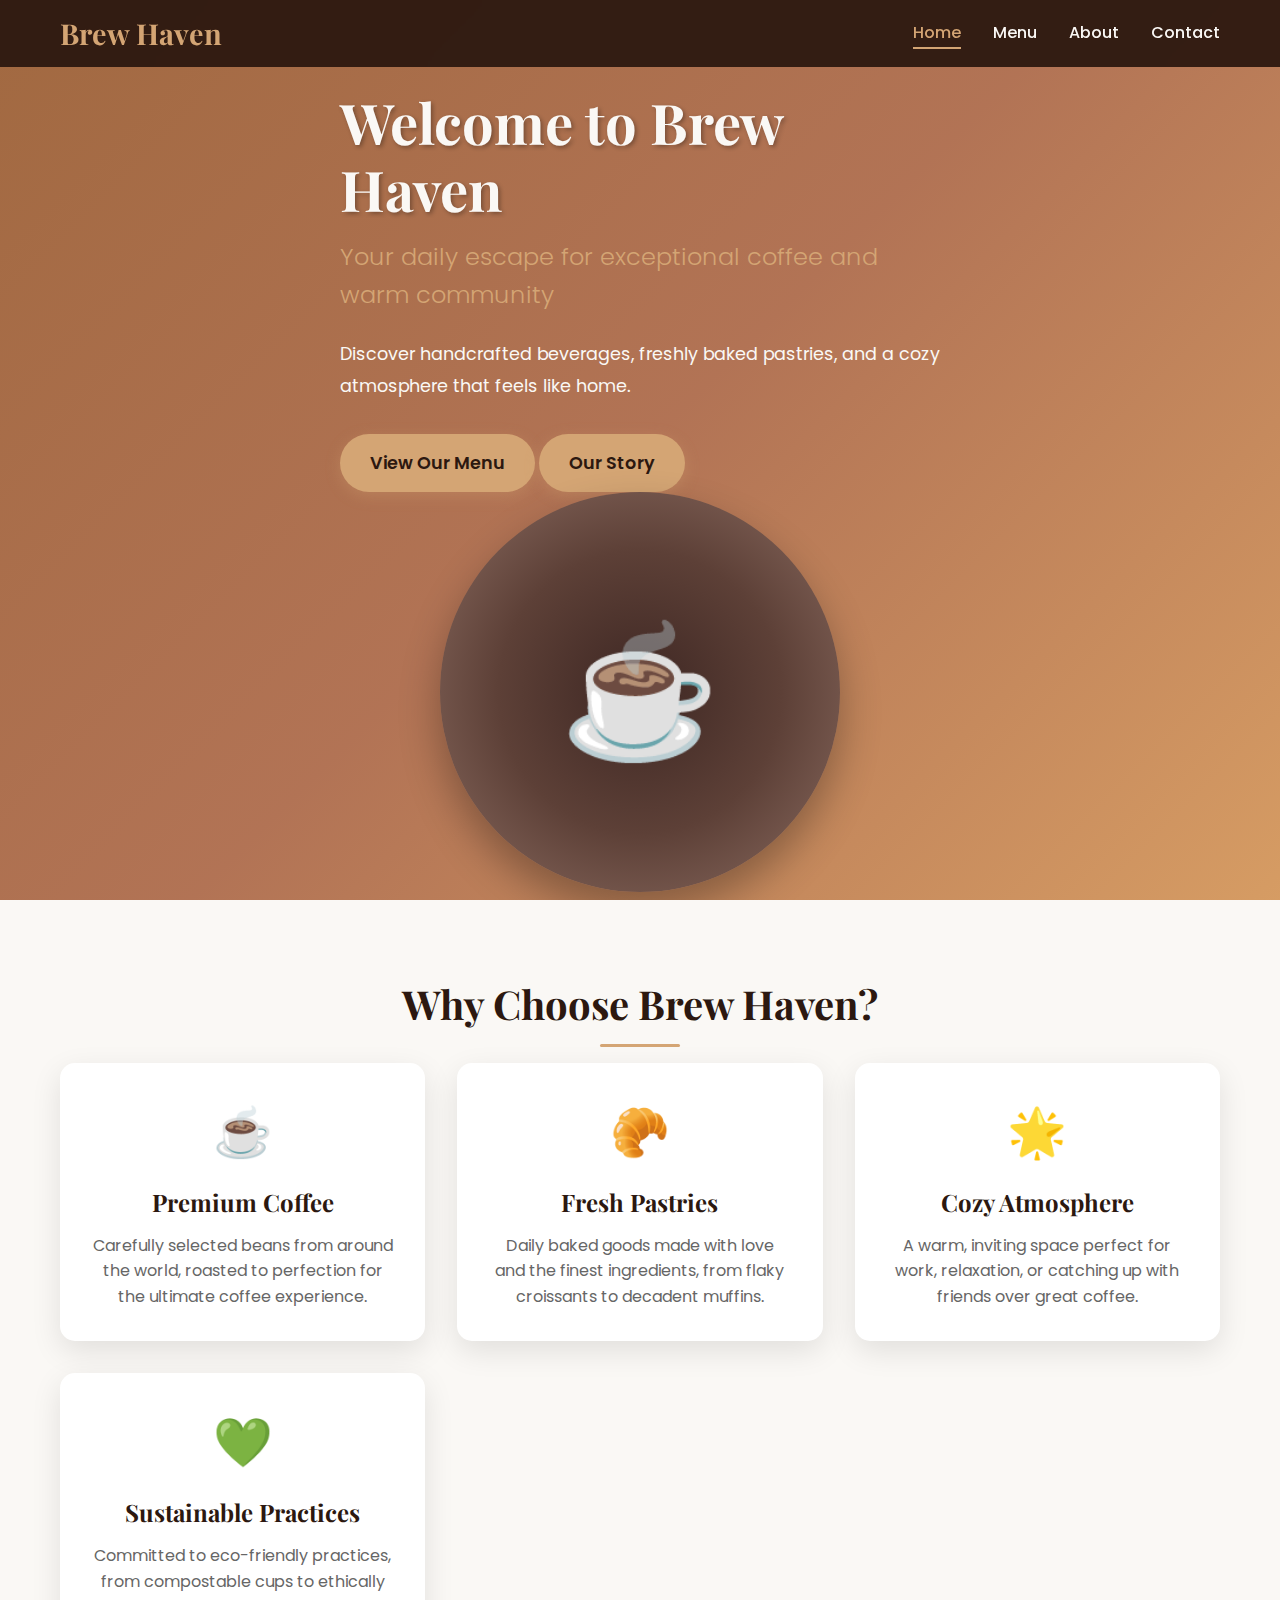
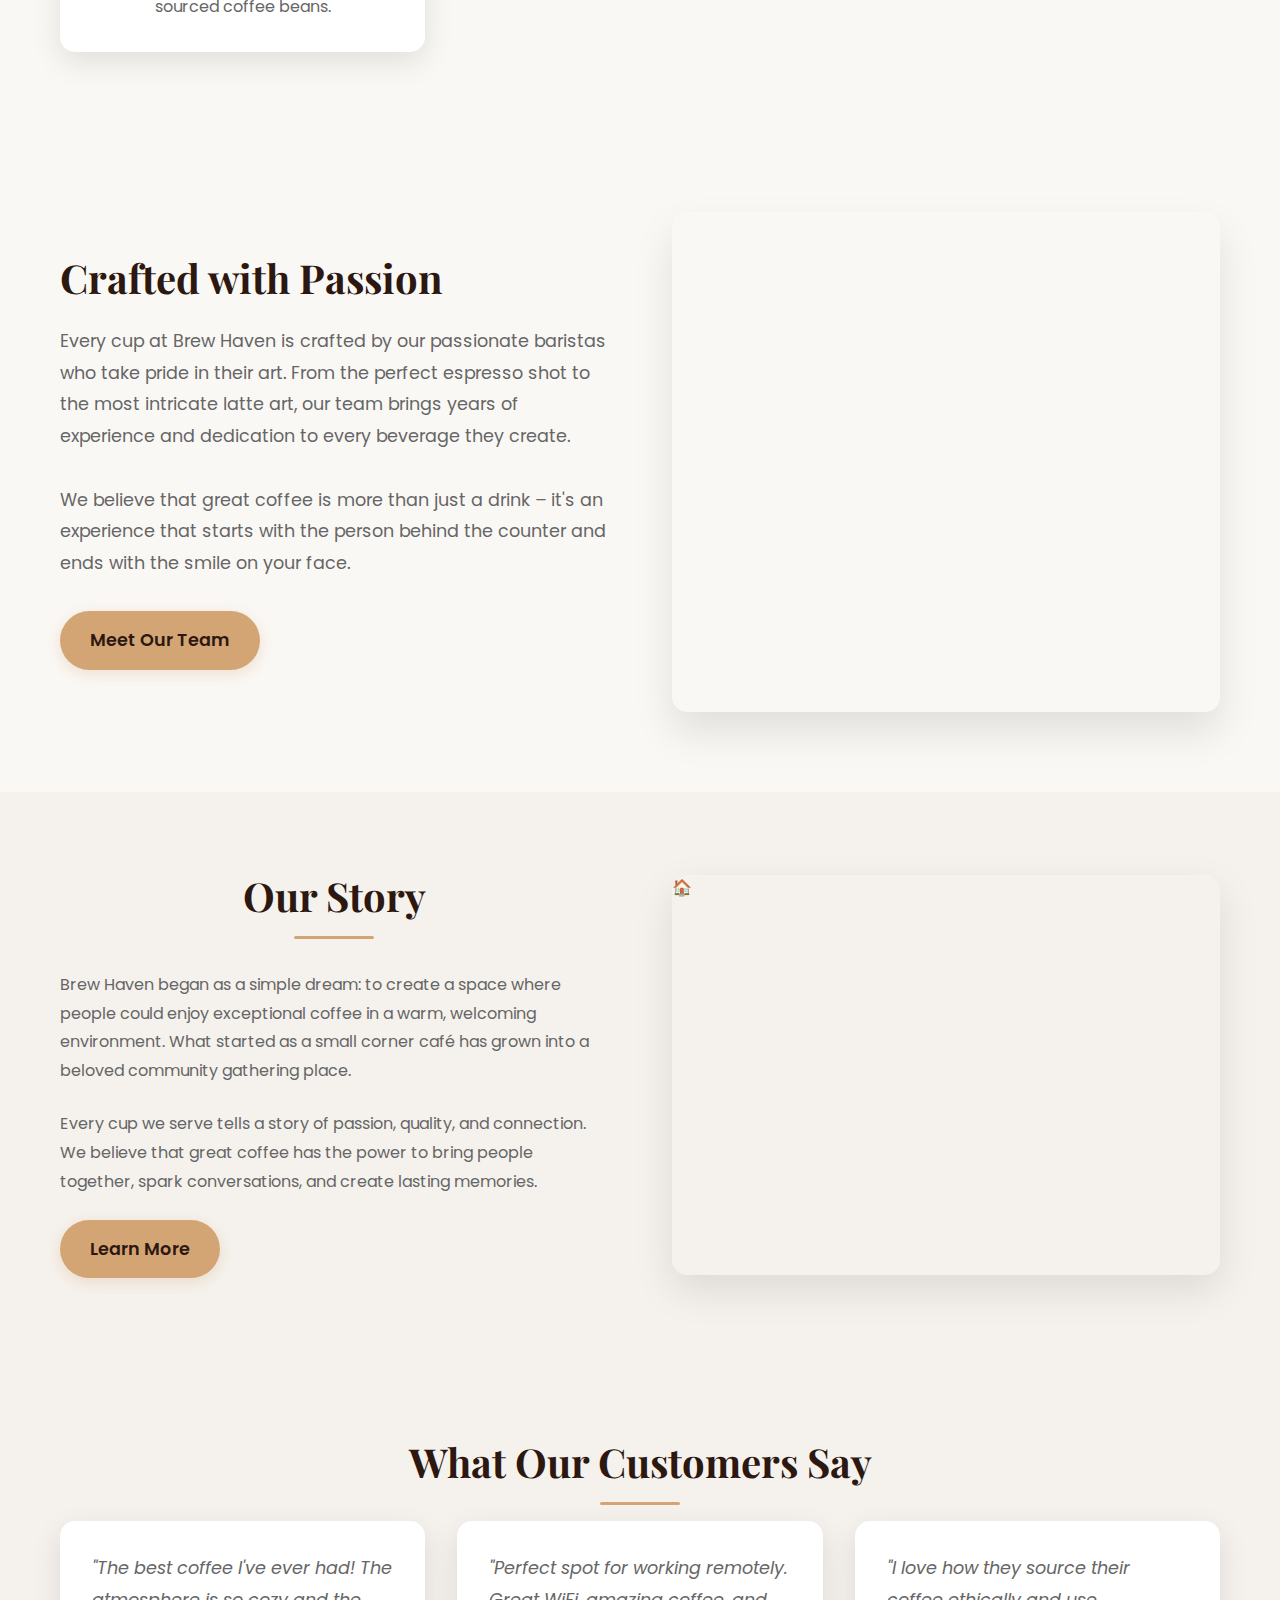
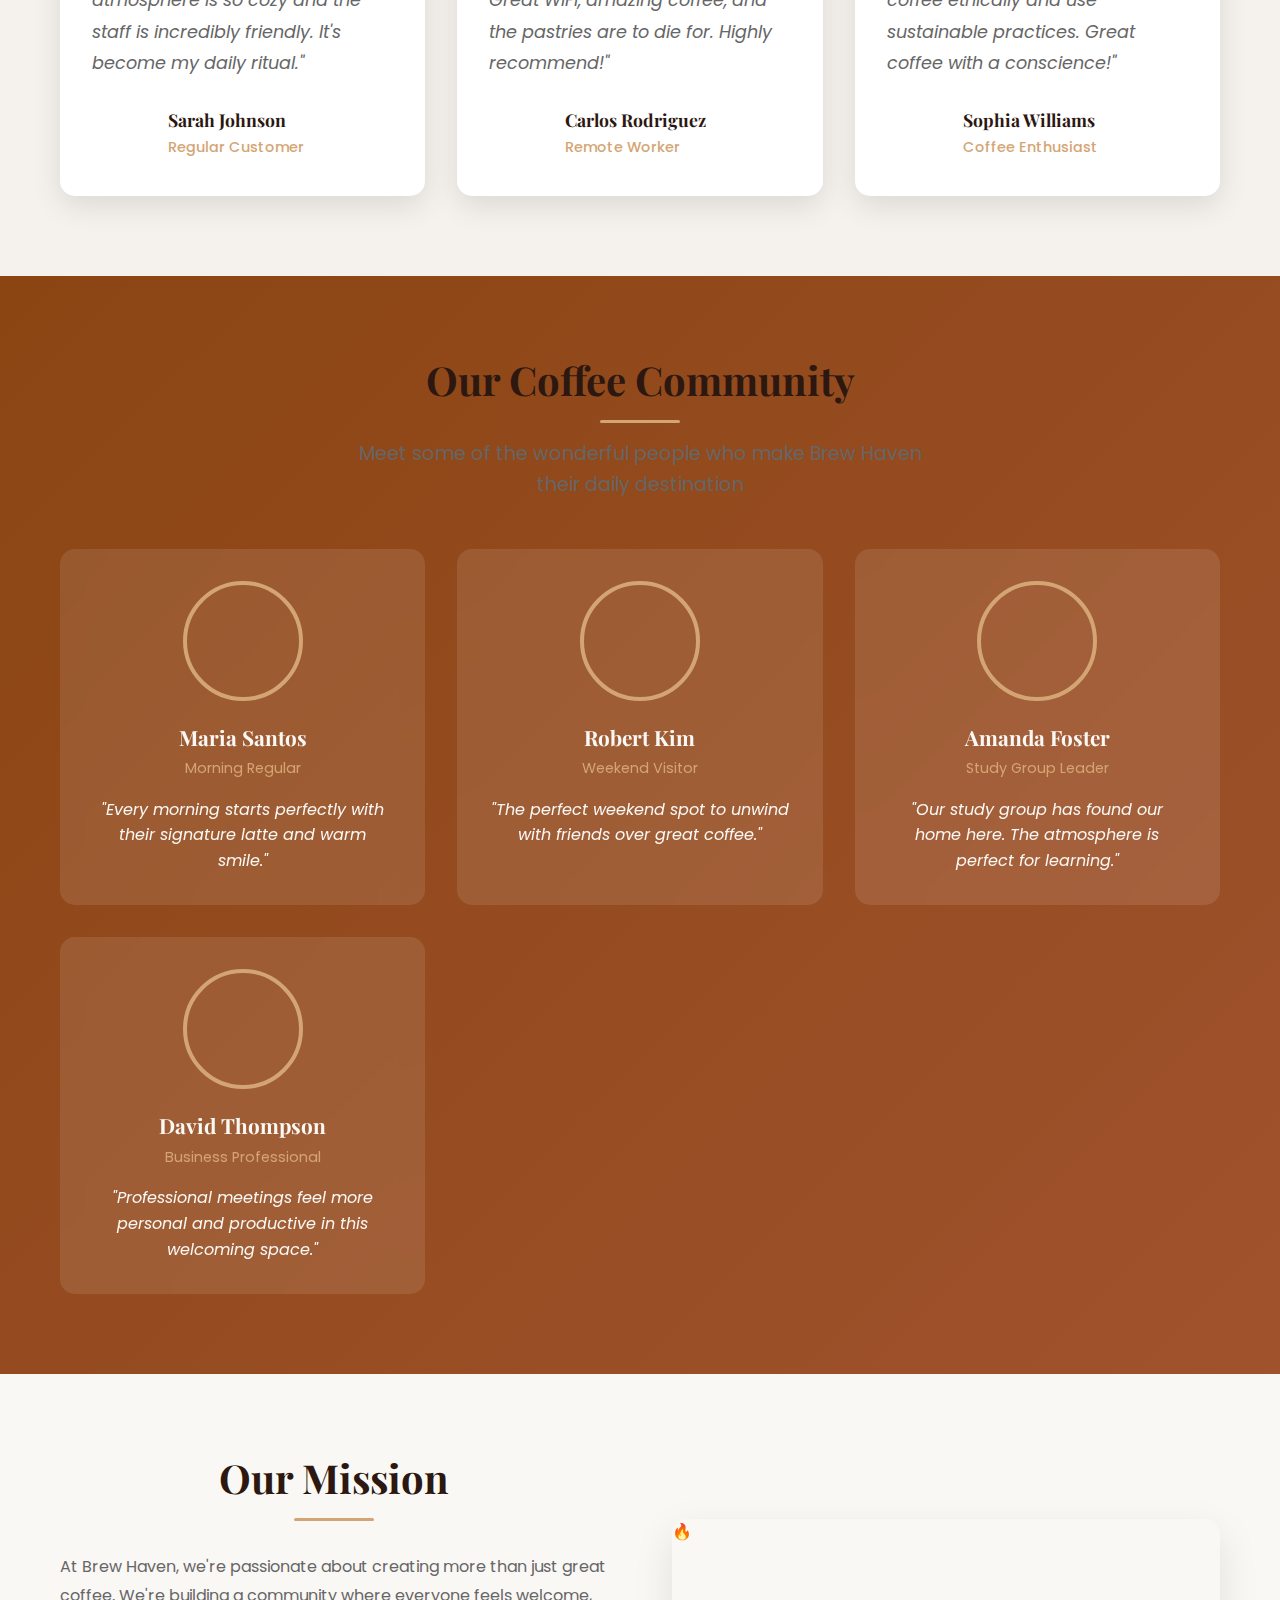
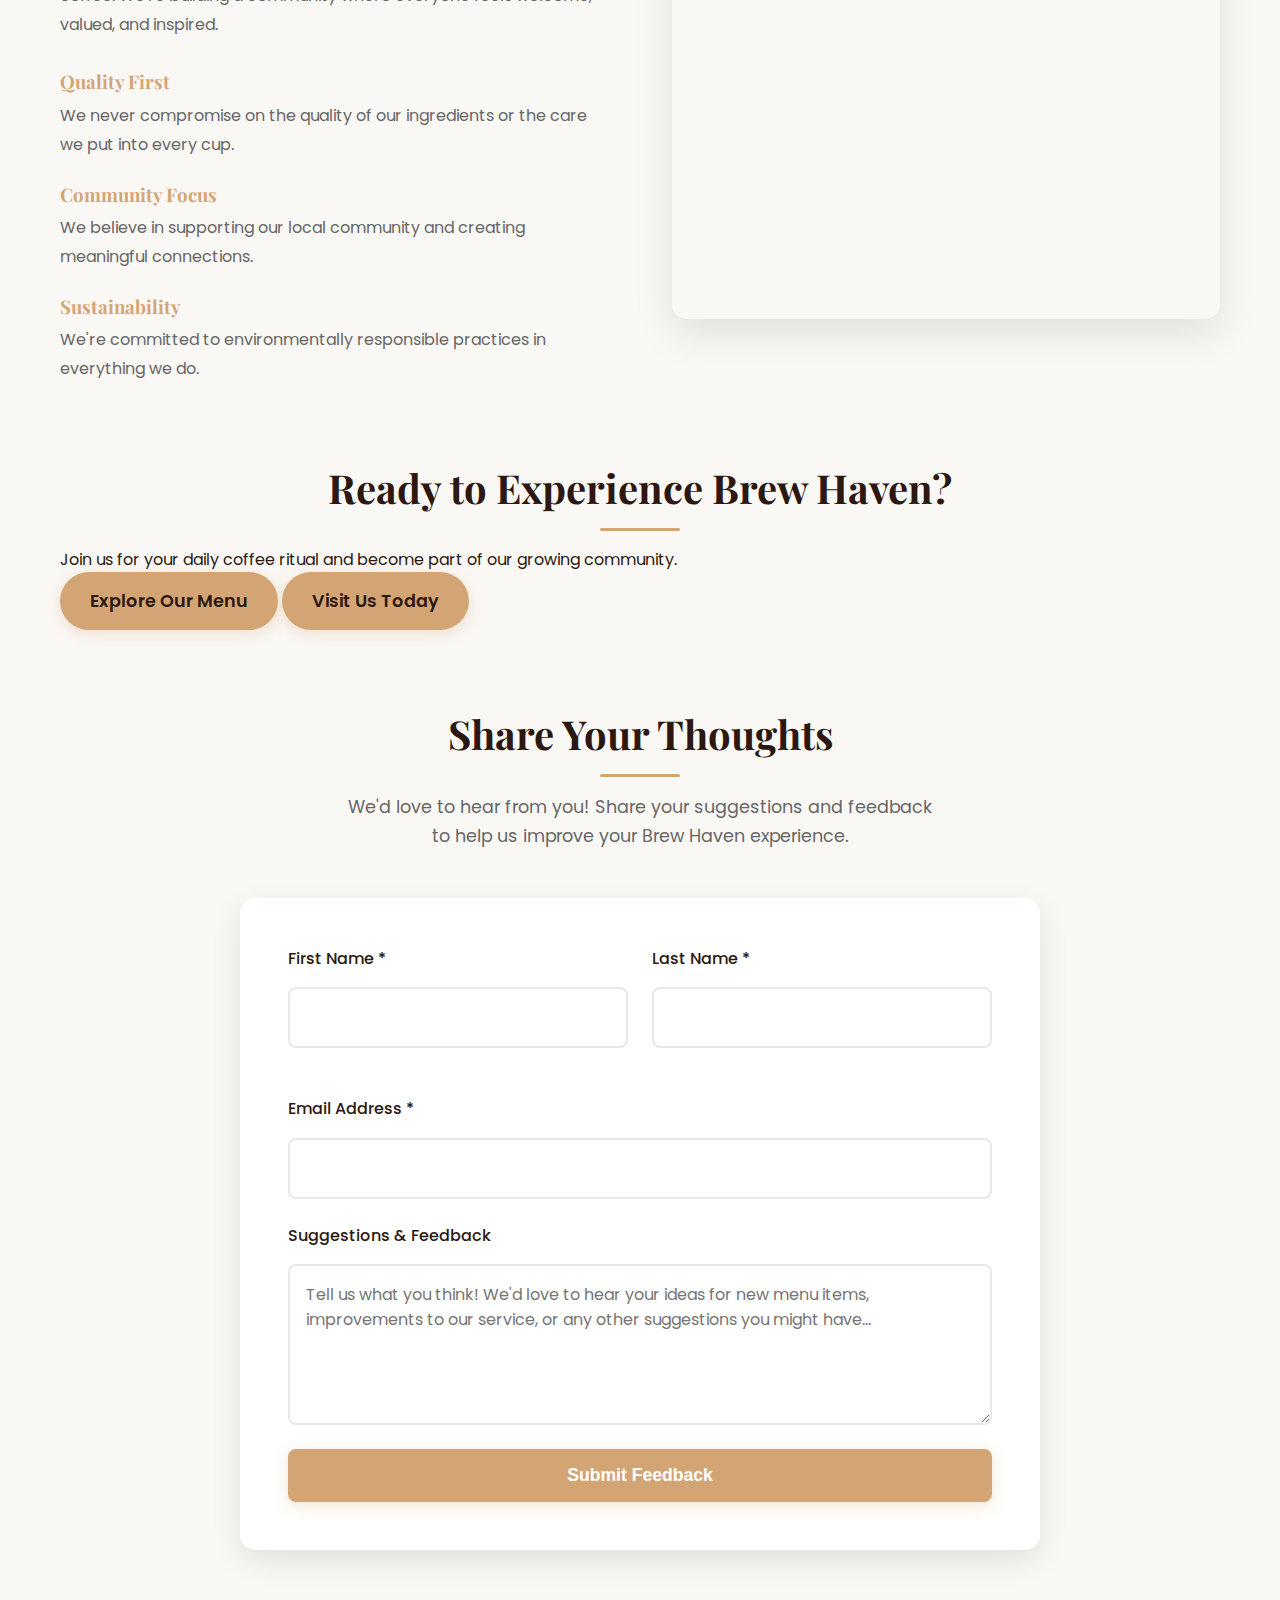
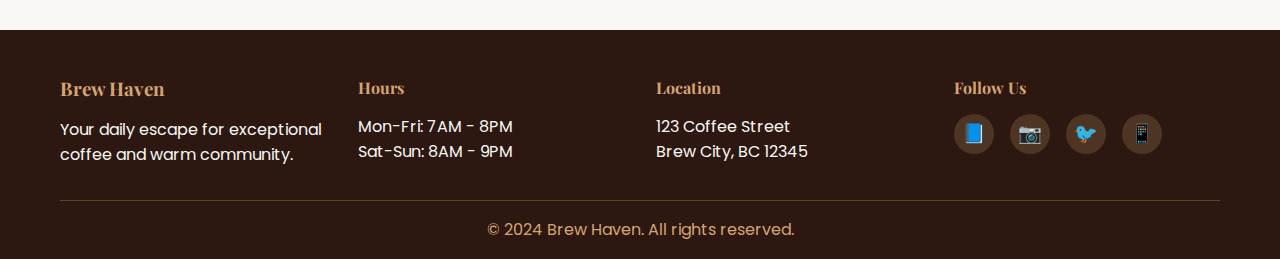
<file: index.html>
<!DOCTYPE html>
<html lang="en">
<head>
    <meta charset="UTF-8">
    <meta name="viewport" content="width=device-width, initial-scale=1.0">
    <title>Brew Haven - Your Daily Coffee Escape</title>
    <link rel="stylesheet" href="CSS/styles.css">
    <link href="https://fonts.googleapis.com/css2?family=Playfair+Display:wght@400;700&family=Poppins:wght@300;400;500;600&display=swap" rel="stylesheet">
</head>
<body>
    <!-- Navigation -->
    <nav class="navbar">
        <div class="nav-container">
            <div class="nav-logo">
                <h2>Brew Haven</h2>
            </div>
            <ul class="nav-menu">
                <li><a href="index.html" class="nav-link active">Home</a></li>
                <li><a href="menu.html" class="nav-link">Menu</a></li>
                <li><a href="about.html" class="nav-link">About</a></li>
                <li><a href="contact.html" class="nav-link">Contact</a></li>
            </ul>
            <div class="hamburger">
                <span></span>
                <span></span>
                <span></span>
            </div>
        </div>
    </nav>

    <!-- Hero Section -->
    <section class="hero">
        <div class="container">
            <div class="hero-content">
                <h1 class="hero-title fade-in">Welcome to Brew Haven</h1>
                <p class="hero-subtitle fade-in">Your daily escape for exceptional coffee and warm community</p>
                <p class="hero-description fade-in">Discover handcrafted beverages, freshly baked pastries, and a cozy atmosphere that feels like home.</p>
                <div class="hero-buttons">
                    <a href="menu.html" class="cta-button fade-in">View Our Menu</a>
                    <a href="about.html" class="cta-button secondary fade-in">Our Story</a>
                </div>
            </div>
            <div class="hero-image">
                <div class="coffee-beans-bg"></div>
            </div>
        </div>
    </section>

    <!-- Features Section -->
    <section class="features">
        <div class="container">
            <h2 class="section-title slide-in">Why Choose Brew Haven?</h2>
            <div class="features-grid">
                <div class="feature-card slide-in">
                    <div class="feature-icon">☕</div>
                    <h3>Premium Coffee</h3>
                    <p>Carefully selected beans from around the world, roasted to perfection for the ultimate coffee experience.</p>
                </div>
                <div class="feature-card slide-in">
                    <div class="feature-icon">🥐</div>
                    <h3>Fresh Pastries</h3>
                    <p>Daily baked goods made with love and the finest ingredients, from flaky croissants to decadent muffins.</p>
                </div>
                <div class="feature-card slide-in">
                    <div class="feature-icon">🌟</div>
                    <h3>Cozy Atmosphere</h3>
                    <p>A warm, inviting space perfect for work, relaxation, or catching up with friends over great coffee.</p>
                </div>
                <div class="feature-card slide-in">
                    <div class="feature-icon">💚</div>
                    <h3>Sustainable Practices</h3>
                    <p>Committed to eco-friendly practices, from compostable cups to ethically sourced coffee beans.</p>
                </div>
            </div>
        </div>
    </section>

    <!-- Barista Section -->
    <section class="barista-section">
        <div class="container">
            <div class="barista-content">
                <div class="barista-text">
                    <h2 class="slide-in">Crafted with Passion</h2>
                    <p class="slide-in">Every cup at Brew Haven is crafted by our passionate baristas who take pride in their art. From the perfect espresso shot to the most intricate latte art, our team brings years of experience and dedication to every beverage they create.</p>
                    <p class="slide-in">We believe that great coffee is more than just a drink – it's an experience that starts with the person behind the counter and ends with the smile on your face.</p>
                    <a href="about.html" class="cta-button slide-in">Meet Our Team</a>
                </div>
                <div class="barista-image slide-in">
                    <div class="barista-bg"></div>
                </div>
            </div>
        </div>
    </section>

    <!-- Story Section -->
    <section class="story-section">
        <div class="container">
            <div class="story-content">
                <div class="story-text">
                    <h2 class="section-title slide-in">Our Story</h2>
                    <p>Brew Haven began as a simple dream: to create a space where people could enjoy exceptional coffee in a warm, welcoming environment. What started as a small corner café has grown into a beloved community gathering place.</p>
                    <p>Every cup we serve tells a story of passion, quality, and connection. We believe that great coffee has the power to bring people together, spark conversations, and create lasting memories.</p>
                    <a href="about.html" class="cta-button">Learn More</a>
                </div>
                <div class="story-image">
                    <div class="cafe-interior-bg"></div>
                </div>
            </div>
        </div>
    </section>

    <!-- Testimonials Section -->
    <section class="testimonials">
        <div class="container">
            <h2 class="section-title slide-in">What Our Customers Say</h2>
            <div class="testimonials-grid">
                <div class="testimonial-card slide-in">
                    <div class="testimonial-content">
                        <p>"The best coffee I've ever had! The atmosphere is so cozy and the staff is incredibly friendly. It's become my daily ritual."</p>
                    </div>
                    <div class="testimonial-author">
                        <div class="testimonial-author-image testimonial-author-1"></div>
                        <div>
                            <h4>Sarah Johnson</h4>
                            <span>Regular Customer</span>
                        </div>
                    </div>
                </div>
                <div class="testimonial-card slide-in">
                    <div class="testimonial-content">
                        <p>"Perfect spot for working remotely. Great WiFi, amazing coffee, and the pastries are to die for. Highly recommend!"</p>
                    </div>
                    <div class="testimonial-author">
                        <div class="testimonial-author-image testimonial-author-2"></div>
                        <div>
                            <h4>Carlos Rodriguez</h4>
                            <span>Remote Worker</span>
                        </div>
                    </div>
                </div>
                <div class="testimonial-card slide-in">
                    <div class="testimonial-content">
                        <p>"I love how they source their coffee ethically and use sustainable practices. Great coffee with a conscience!"</p>
                    </div>
                    <div class="testimonial-author">
                        <div class="testimonial-author-image testimonial-author-3"></div>
                        <div>
                            <h4>Sophia Williams</h4>
                            <span>Coffee Enthusiast</span>
                        </div>
                    </div>
                </div>
            </div>
        </div>
    </section>

    <!-- Customers Section -->
    <section class="customers-section">
        <div class="container">
            <h2 class="section-title slide-in">Our Coffee Community</h2>
            <p class="section-subtitle slide-in">Meet some of the wonderful people who make Brew Haven their daily destination</p>
            <div class="customers-grid">
                <div class="customer-card slide-in">
                    <div class="customer-image customer-1"></div>
                    <h3>Maria Santos</h3>
                    <p>Morning Regular</p>
                    <div class="customer-quote">"Every morning starts perfectly with their signature latte and warm smile."</div>
                </div>
                <div class="customer-card slide-in">
                    <div class="customer-image customer-2"></div>
                    <h3>Robert Kim</h3>
                    <p>Weekend Visitor</p>
                    <div class="customer-quote">"The perfect weekend spot to unwind with friends over great coffee."</div>
                </div>
                <div class="customer-card slide-in">
                    <div class="customer-image customer-3"></div>
                    <h3>Amanda Foster</h3>
                    <p>Study Group Leader</p>
                    <div class="customer-quote">"Our study group has found our home here. The atmosphere is perfect for learning."</div>
                </div>
                <div class="customer-card slide-in">
                    <div class="customer-image customer-4"></div>
                    <h3>David Thompson</h3>
                    <p>Business Professional</p>
                    <div class="customer-quote">"Professional meetings feel more personal and productive in this welcoming space."</div>
                </div>
            </div>
        </div>
    </section>

    <!-- Mission Section -->
    <section class="mission-section">
        <div class="container">
            <div class="mission-content">
                <div class="mission-text">
                    <h2 class="section-title slide-in">Our Mission</h2>
                    <p>At Brew Haven, we're passionate about creating more than just great coffee. We're building a community where everyone feels welcome, valued, and inspired.</p>
                    <div class="mission-points">
                        <div class="mission-point">
                            <h3>Quality First</h3>
                            <p>We never compromise on the quality of our ingredients or the care we put into every cup.</p>
                        </div>
                        <div class="mission-point">
                            <h3>Community Focus</h3>
                            <p>We believe in supporting our local community and creating meaningful connections.</p>
                        </div>
                        <div class="mission-point">
                            <h3>Sustainability</h3>
                            <p>We're committed to environmentally responsible practices in everything we do.</p>
                        </div>
                    </div>
                </div>
                <div class="mission-image">
                    <div class="coffee-roasting-bg"></div>
                </div>
            </div>
        </div>
    </section>

    <!-- CTA Section -->
    <section class="cta-section">
        <div class="container">
            <div class="cta-content">
                <h2 class="section-title slide-in">Ready to Experience Brew Haven?</h2>
                <p class="cta-description slide-in">Join us for your daily coffee ritual and become part of our growing community.</p>
                <div class="cta-buttons">
                    <a href="menu.html" class="cta-button slide-in">Explore Our Menu</a>
                    <a href="contact.html" class="cta-button secondary slide-in">Visit Us Today</a>
                </div>
            </div>
        </div>
    </section>

    <!-- Feedback Section -->
    <section class="feedback-section">
        <div class="container">
            <div class="feedback-content">
                <h2 class="section-title slide-in">Share Your Thoughts</h2>
                <p class="section-subtitle slide-in">We'd love to hear from you! Share your suggestions and feedback to help us improve your Brew Haven experience.</p>
                <form class="feedback-form slide-in">
                    <div class="form-row">
                        <div class="form-group">
                            <label for="firstName">First Name *</label>
                            <input type="text" id="firstName" name="firstName" required>
                        </div>
                        <div class="form-group">
                            <label for="lastName">Last Name *</label>
                            <input type="text" id="lastName" name="lastName" required>
                        </div>
                    </div>
                    <div class="form-group">
                        <label for="email">Email Address *</label>
                        <input type="email" id="email" name="email" required>
                    </div>
                    <div class="form-group">
                        <label for="suggestions">Suggestions & Feedback</label>
                        <textarea id="suggestions" name="suggestions" rows="5" placeholder="Tell us what you think! We'd love to hear your ideas for new menu items, improvements to our service, or any other suggestions you might have..."></textarea>
                    </div>
                    <button type="submit" class="submit-button">Submit Feedback</button>
                </form>
            </div>
        </div>
    </section>

    <!-- Footer -->
    <footer class="footer">
        <div class="container">
            <div class="footer-content">
                <div class="footer-section">
                    <h3>Brew Haven</h3>
                    <p>Your daily escape for exceptional coffee and warm community.</p>
                </div>
                <div class="footer-section">
                    <h4>Hours</h4>
                    <p>Mon-Fri: 7AM - 8PM<br>
                    Sat-Sun: 8AM - 9PM</p>
                </div>
                <div class="footer-section">
                    <h4>Location</h4>
                    <p>123 Coffee Street<br>
                    Brew City, BC 12345</p>
                </div>
                <div class="footer-section">
                    <h4>Follow Us</h4>
                    <div class="social-links">
                        <a href="#" class="social-link">📘</a>
                        <a href="#" class="social-link">📷</a>
                        <a href="#" class="social-link">🐦</a>
                        <a href="#" class="social-link">📱</a>
                    </div>
                </div>
            </div>
            <div class="footer-bottom">
                <p>&copy; 2024 Brew Haven. All rights reserved.</p>
            </div>
        </div>
    </footer>

    <script src="JS/script.js"></script>
</body>
</html>
</file>
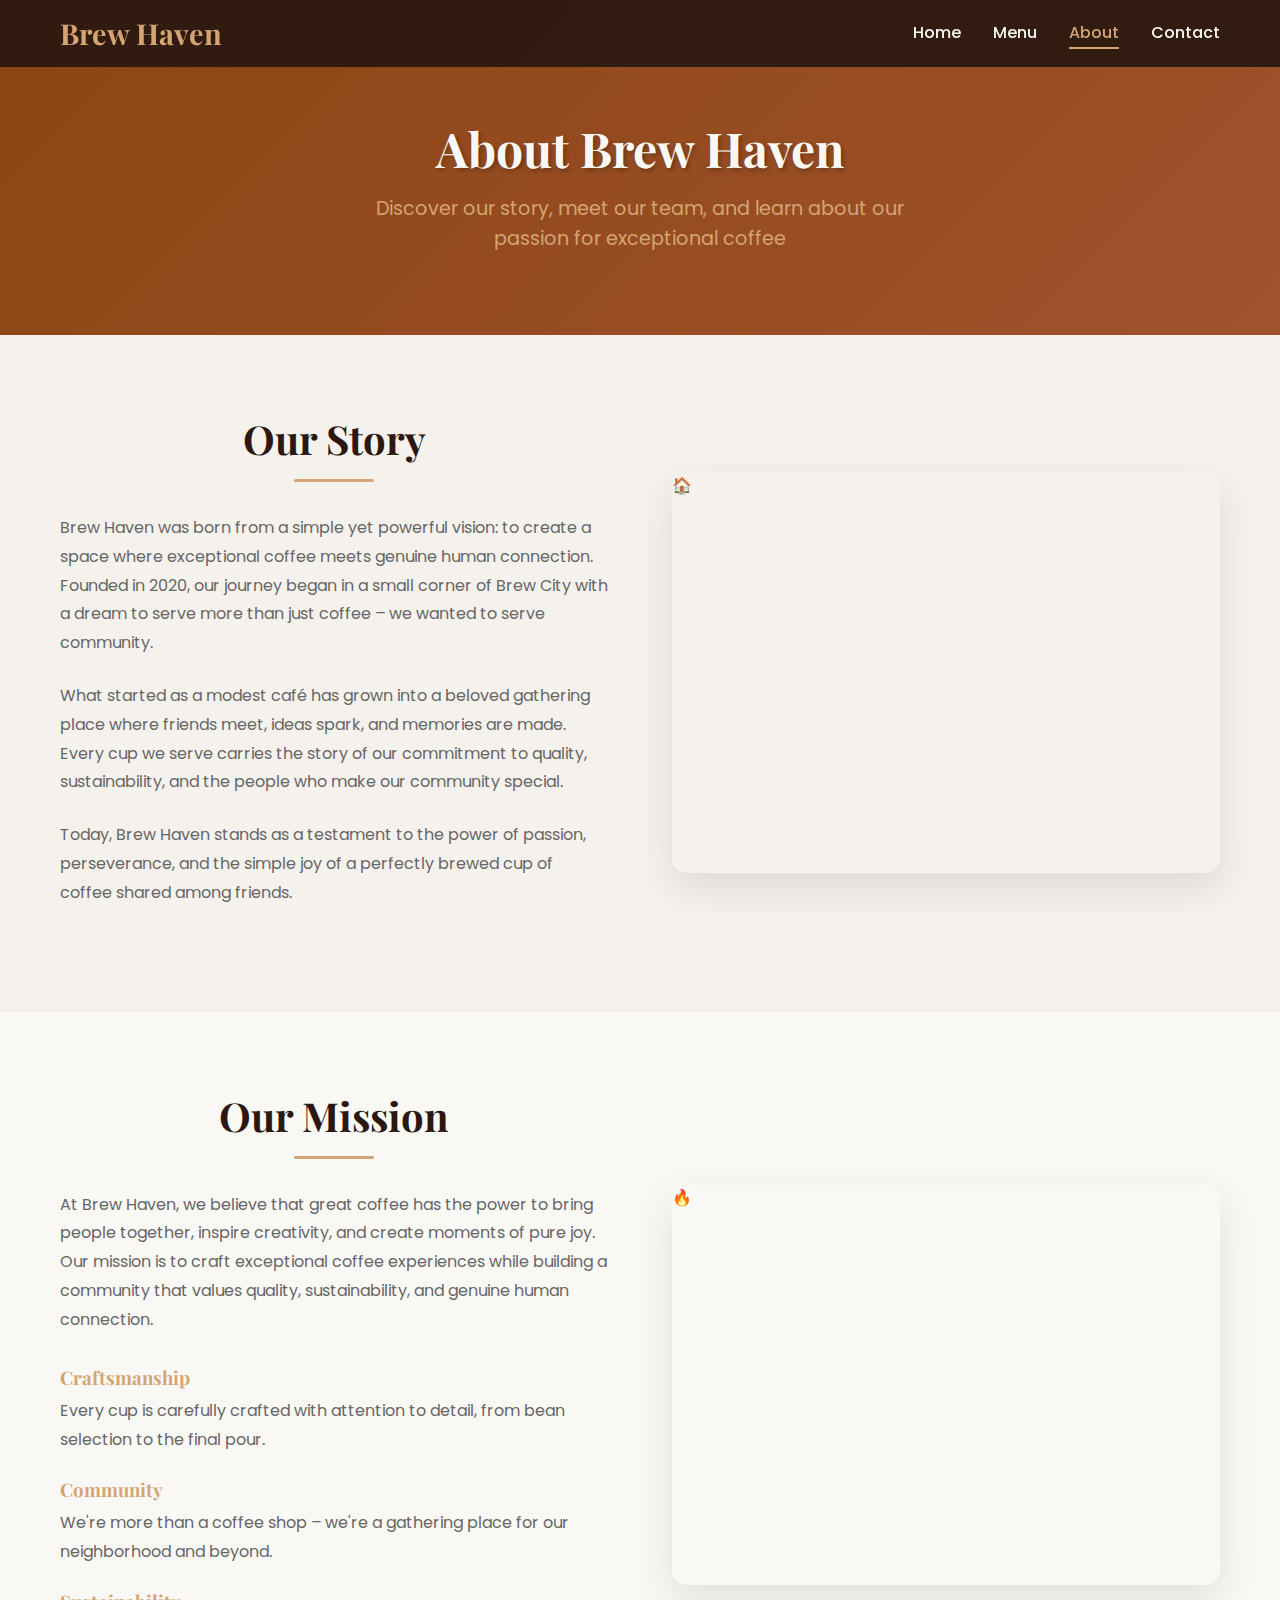
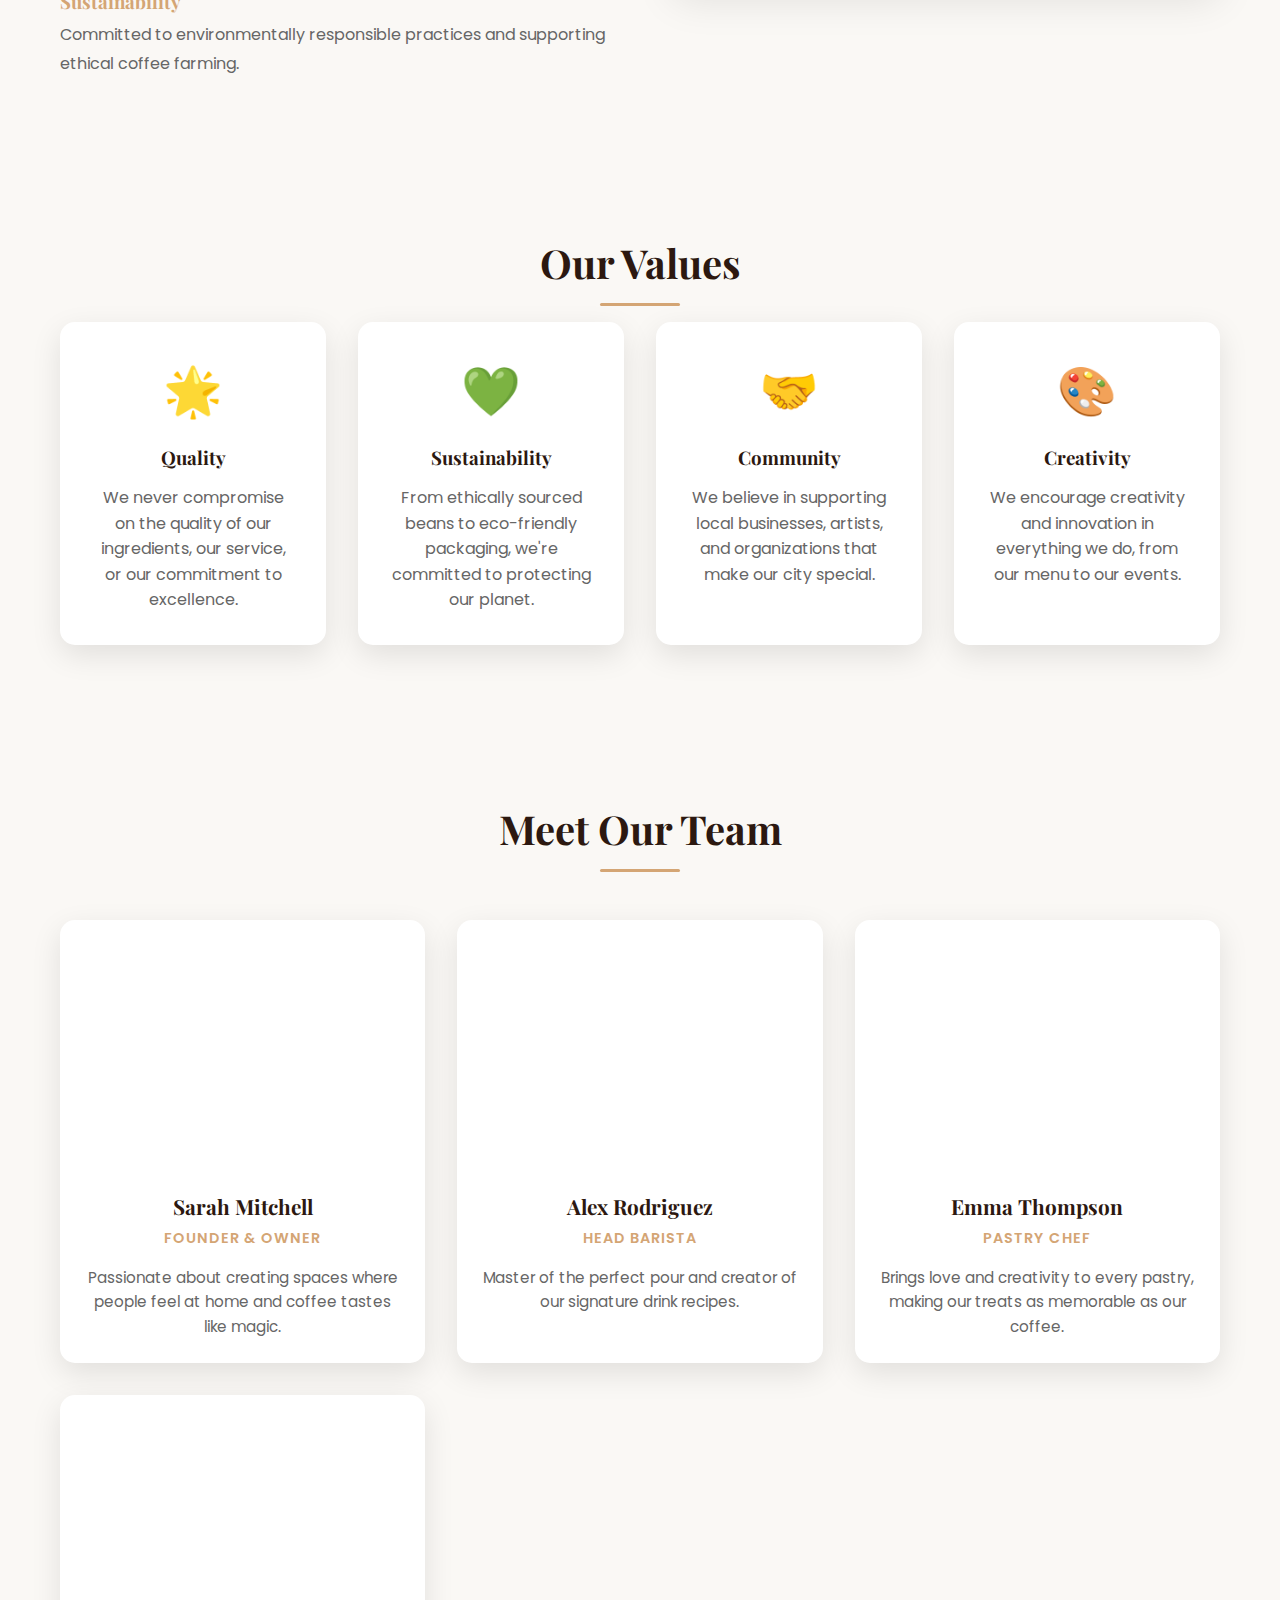
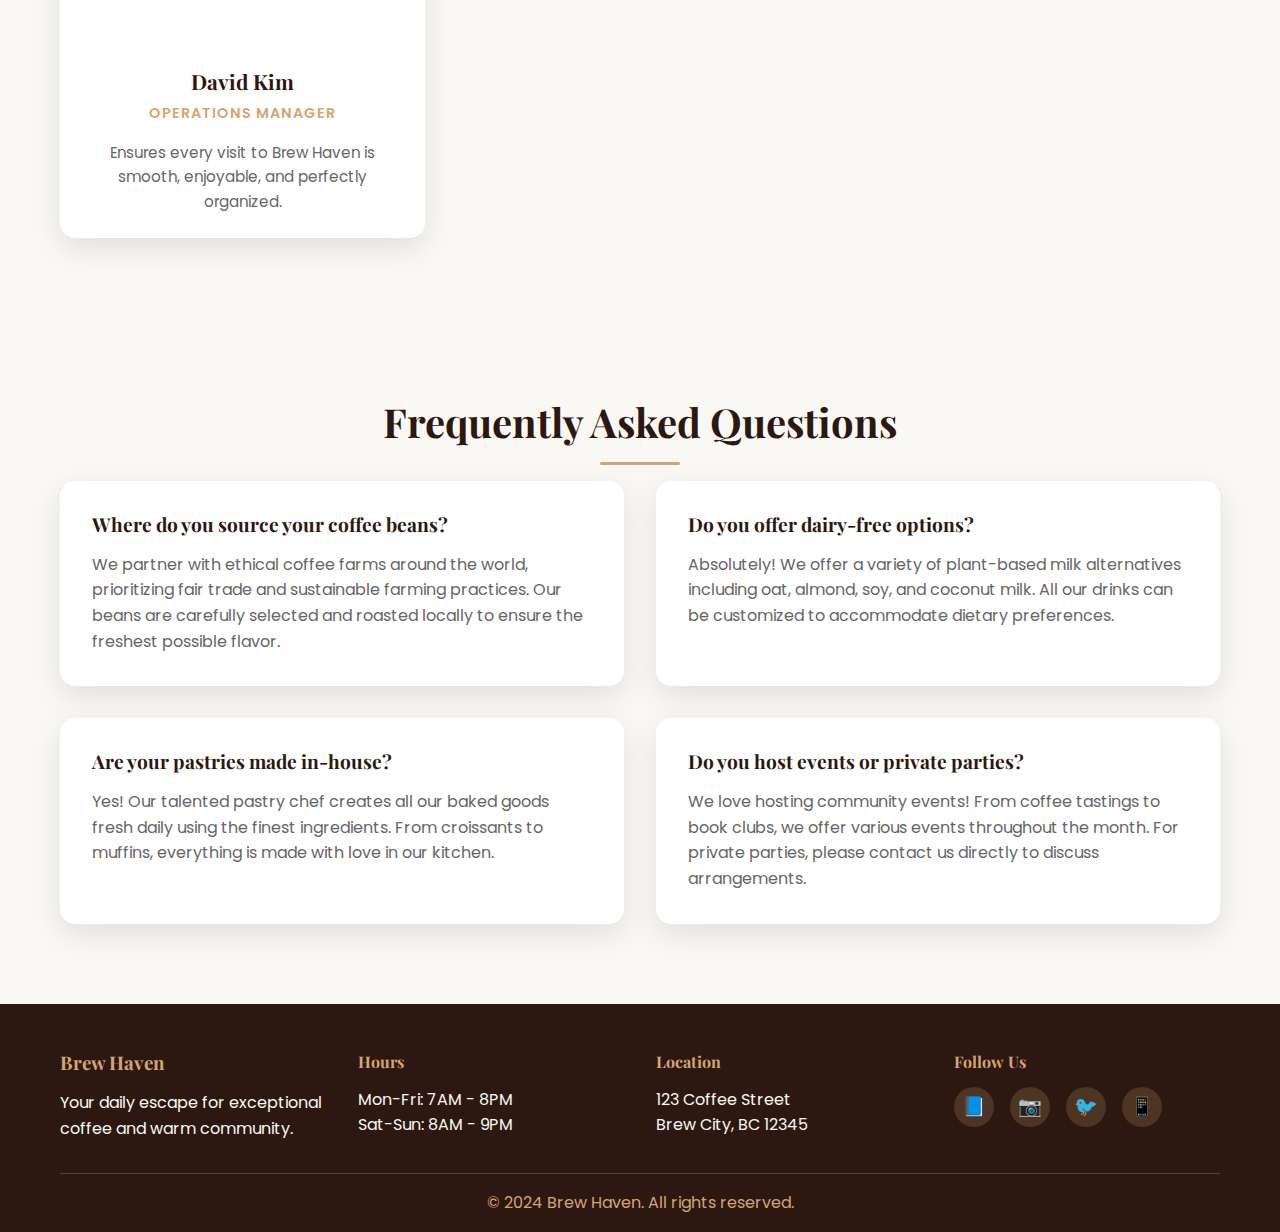
<file: about.html>
<!DOCTYPE html>
<html lang="en">
<head>
    <meta charset="UTF-8">
    <meta name="viewport" content="width=device-width, initial-scale=1.0">
    <title>About Us - Brew Haven</title>
    <link rel="stylesheet" href="CSS/styles.css">
    <link href="https://fonts.googleapis.com/css2?family=Playfair+Display:wght@400;700&family=Poppins:wght@300;400;500;600&display=swap" rel="stylesheet">
</head>
<body>
    <!-- Navigation -->
    <nav class="navbar">
        <div class="nav-container">
            <div class="nav-logo">
                <h2>Brew Haven</h2>
            </div>
            <ul class="nav-menu">
                <li><a href="index.html" class="nav-link">Home</a></li>
                <li><a href="menu.html" class="nav-link">Menu</a></li>
                <li><a href="about.html" class="nav-link active">About</a></li>
                <li><a href="contact.html" class="nav-link">Contact</a></li>
            </ul>
            <div class="hamburger">
                <span></span>
                <span></span>
                <span></span>
            </div>
        </div>
    </nav>

    <!-- About Header -->
    <section class="menu-header">
        <div class="container">
            <h1 class="page-title fade-in">About Brew Haven</h1>
            <p class="page-subtitle fade-in">Discover our story, meet our team, and learn about our passion for exceptional coffee</p>
        </div>
    </section>

    <!-- Our Story Section -->
    <section class="story-section">
        <div class="container">
            <div class="story-content">
                <div class="story-text">
                    <h2 class="section-title slide-in">Our Story</h2>
                    <p>Brew Haven was born from a simple yet powerful vision: to create a space where exceptional coffee meets genuine human connection. Founded in 2020, our journey began in a small corner of Brew City with a dream to serve more than just coffee – we wanted to serve community.</p>
                    <p>What started as a modest café has grown into a beloved gathering place where friends meet, ideas spark, and memories are made. Every cup we serve carries the story of our commitment to quality, sustainability, and the people who make our community special.</p>
                    <p>Today, Brew Haven stands as a testament to the power of passion, perseverance, and the simple joy of a perfectly brewed cup of coffee shared among friends.</p>
                </div>
                <div class="story-image">
                    <div class="cafe-interior-bg"></div>
                </div>
            </div>
        </div>
    </section>

    <!-- Mission Section -->
    <section class="mission-section">
        <div class="container">
            <div class="mission-content">
                <div class="mission-text">
                    <h2 class="section-title slide-in">Our Mission</h2>
                    <p>At Brew Haven, we believe that great coffee has the power to bring people together, inspire creativity, and create moments of pure joy. Our mission is to craft exceptional coffee experiences while building a community that values quality, sustainability, and genuine human connection.</p>
                    <div class="mission-points">
                        <div class="mission-point">
                            <h3>Craftsmanship</h3>
                            <p>Every cup is carefully crafted with attention to detail, from bean selection to the final pour.</p>
                        </div>
                        <div class="mission-point">
                            <h3>Community</h3>
                            <p>We're more than a coffee shop – we're a gathering place for our neighborhood and beyond.</p>
                        </div>
                        <div class="mission-point">
                            <h3>Sustainability</h3>
                            <p>Committed to environmentally responsible practices and supporting ethical coffee farming.</p>
                        </div>
                    </div>
                </div>
                <div class="mission-image">
                    <div class="coffee-roasting-bg"></div>
                </div>
            </div>
        </div>
    </section>

    <!-- Values Section -->
    <section class="values-section">
        <div class="container">
            <h2 class="section-title slide-in">Our Values</h2>
            <div class="values-grid">
                <div class="value-card slide-in">
                    <div class="value-icon">🌟</div>
                    <h3>Quality</h3>
                    <p>We never compromise on the quality of our ingredients, our service, or our commitment to excellence.</p>
                </div>
                <div class="value-card slide-in">
                    <div class="value-icon">💚</div>
                    <h3>Sustainability</h3>
                    <p>From ethically sourced beans to eco-friendly packaging, we're committed to protecting our planet.</p>
                </div>
                <div class="value-card slide-in">
                    <div class="value-icon">🤝</div>
                    <h3>Community</h3>
                    <p>We believe in supporting local businesses, artists, and organizations that make our city special.</p>
                </div>
                <div class="value-card slide-in">
                    <div class="value-icon">🎨</div>
                    <h3>Creativity</h3>
                    <p>We encourage creativity and innovation in everything we do, from our menu to our events.</p>
                </div>
            </div>
        </div>
    </section>

    <!-- Team Section -->
    <section class="team-section">
        <div class="container">
            <h2 class="section-title slide-in">Meet Our Team</h2>
            <div class="team-grid">
                <div class="team-card slide-in">
                    <div class="team-image">
                        <div class="team-1-bg"></div>
                    </div>
                    <div class="team-info">
                        <h3>Sarah Mitchell</h3>
                        <span>Founder & Owner</span>
                        <p>Passionate about creating spaces where people feel at home and coffee tastes like magic.</p>
                    </div>
                </div>
                <div class="team-card slide-in">
                    <div class="team-image">
                        <div class="team-2-bg"></div>
                    </div>
                    <div class="team-info">
                        <h3>Alex Rodriguez</h3>
                        <span>Head Barista</span>
                        <p>Master of the perfect pour and creator of our signature drink recipes.</p>
                    </div>
                </div>
                <div class="team-card slide-in">
                    <div class="team-image">
                        <div class="team-3-bg"></div>
                    </div>
                    <div class="team-info">
                        <h3>Emma Thompson</h3>
                        <span>Pastry Chef</span>
                        <p>Brings love and creativity to every pastry, making our treats as memorable as our coffee.</p>
                    </div>
                </div>
                <div class="team-card slide-in">
                    <div class="team-image">
                        <div class="team-4-bg"></div>
                    </div>
                    <div class="team-info">
                        <h3>David Kim</h3>
                        <span>Operations Manager</span>
                        <p>Ensures every visit to Brew Haven is smooth, enjoyable, and perfectly organized.</p>
                    </div>
                </div>
            </div>
        </div>
    </section>

    <!-- FAQ Section -->
    <section class="faq-section">
        <div class="container">
            <h2 class="section-title slide-in">Frequently Asked Questions</h2>
            <div class="faq-grid">
                <div class="faq-item slide-in">
                    <h3>Where do you source your coffee beans?</h3>
                    <p>We partner with ethical coffee farms around the world, prioritizing fair trade and sustainable farming practices. Our beans are carefully selected and roasted locally to ensure the freshest possible flavor.</p>
                </div>
                <div class="faq-item slide-in">
                    <h3>Do you offer dairy-free options?</h3>
                    <p>Absolutely! We offer a variety of plant-based milk alternatives including oat, almond, soy, and coconut milk. All our drinks can be customized to accommodate dietary preferences.</p>
                </div>
                <div class="faq-item slide-in">
                    <h3>Are your pastries made in-house?</h3>
                    <p>Yes! Our talented pastry chef creates all our baked goods fresh daily using the finest ingredients. From croissants to muffins, everything is made with love in our kitchen.</p>
                </div>
                <div class="faq-item slide-in">
                    <h3>Do you host events or private parties?</h3>
                    <p>We love hosting community events! From coffee tastings to book clubs, we offer various events throughout the month. For private parties, please contact us directly to discuss arrangements.</p>
                </div>
            </div>
        </div>
    </section>

    <!-- Footer -->
    <footer class="footer">
        <div class="container">
            <div class="footer-content">
                <div class="footer-section">
                    <h3>Brew Haven</h3>
                    <p>Your daily escape for exceptional coffee and warm community.</p>
                </div>
                <div class="footer-section">
                    <h4>Hours</h4>
                    <p>Mon-Fri: 7AM - 8PM<br>
                    Sat-Sun: 8AM - 9PM</p>
                </div>
                <div class="footer-section">
                    <h4>Location</h4>
                    <p>123 Coffee Street<br>
                    Brew City, BC 12345</p>
                </div>
                <div class="footer-section">
                    <h4>Follow Us</h4>
                    <div class="social-links">
                        <a href="#" class="social-link">📘</a>
                        <a href="#" class="social-link">📷</a>
                        <a href="#" class="social-link">🐦</a>
                        <a href="#" class="social-link">📱</a>
                    </div>
                </div>
            </div>
            <div class="footer-bottom">
                <p>&copy; 2024 Brew Haven. All rights reserved.</p>
            </div>
        </div>
    </footer>

    <script src="JS/script.js"></script>
</body>
</html>
</file>
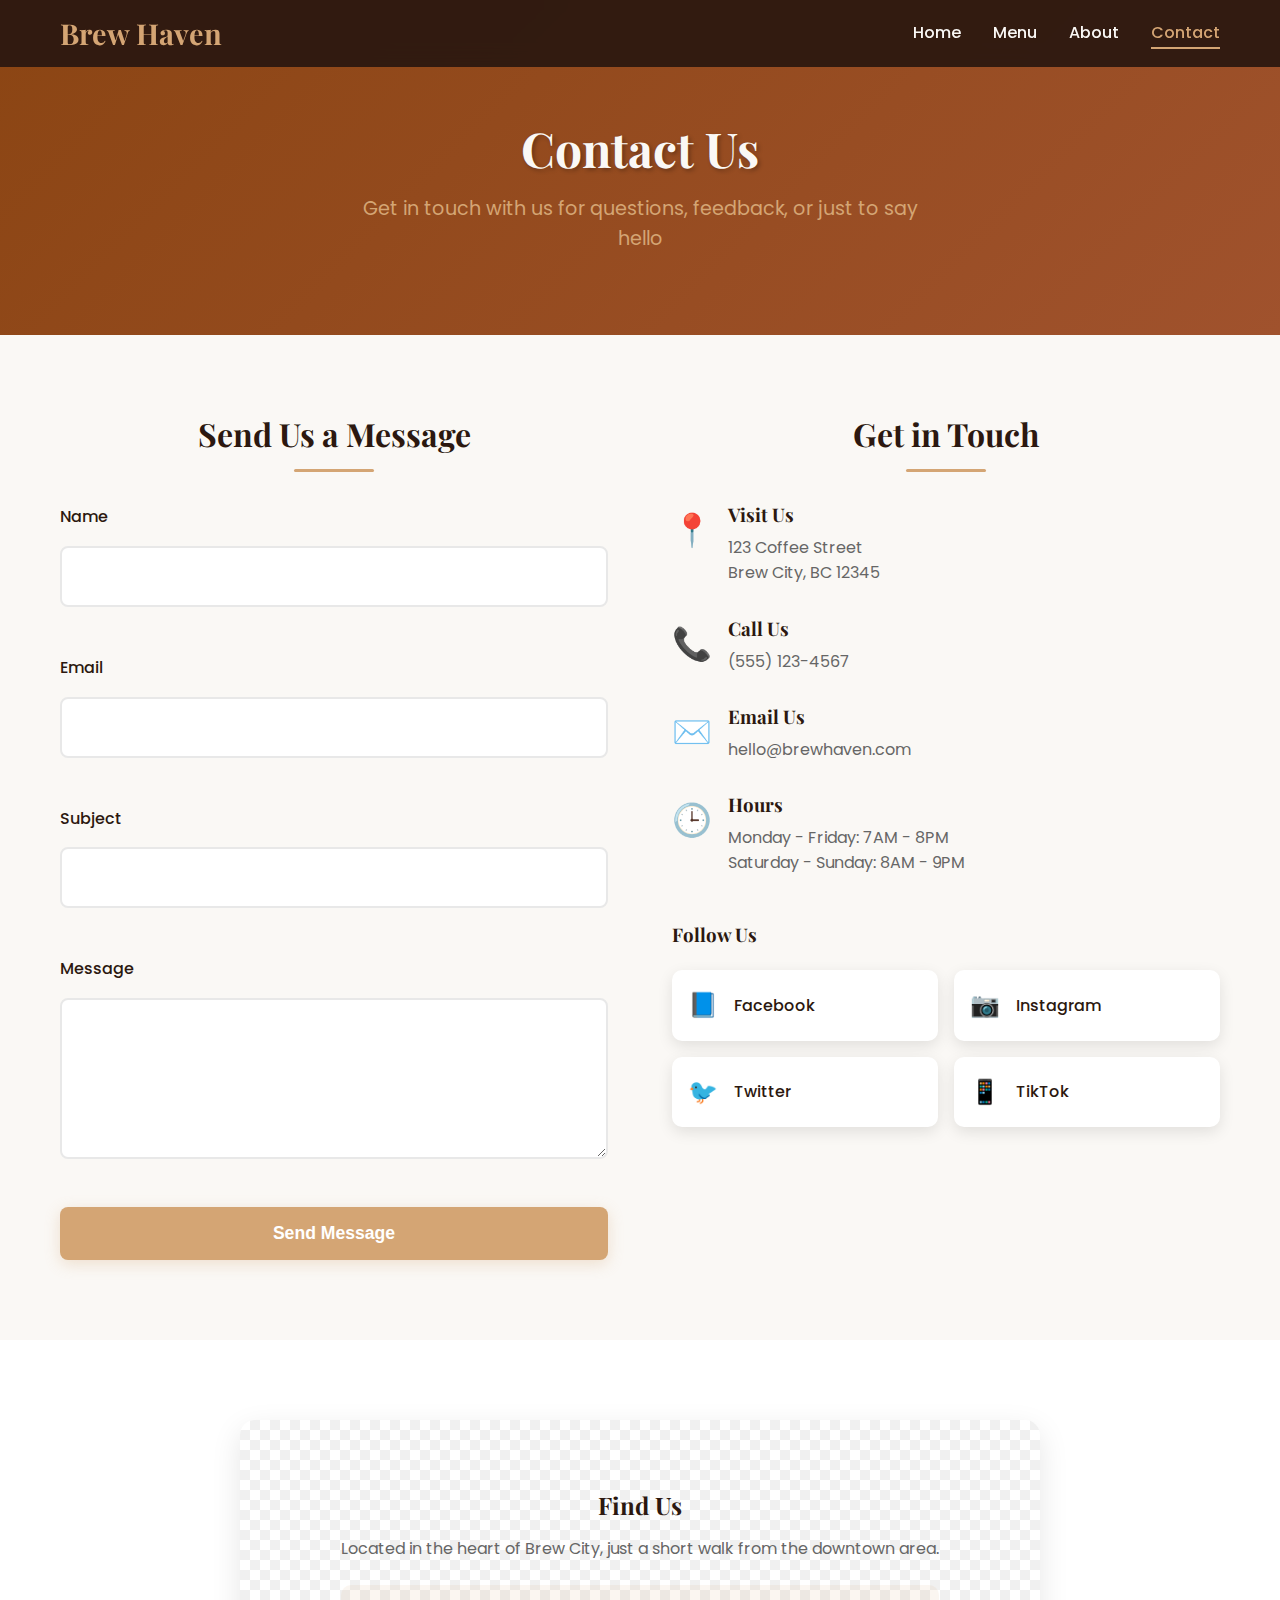
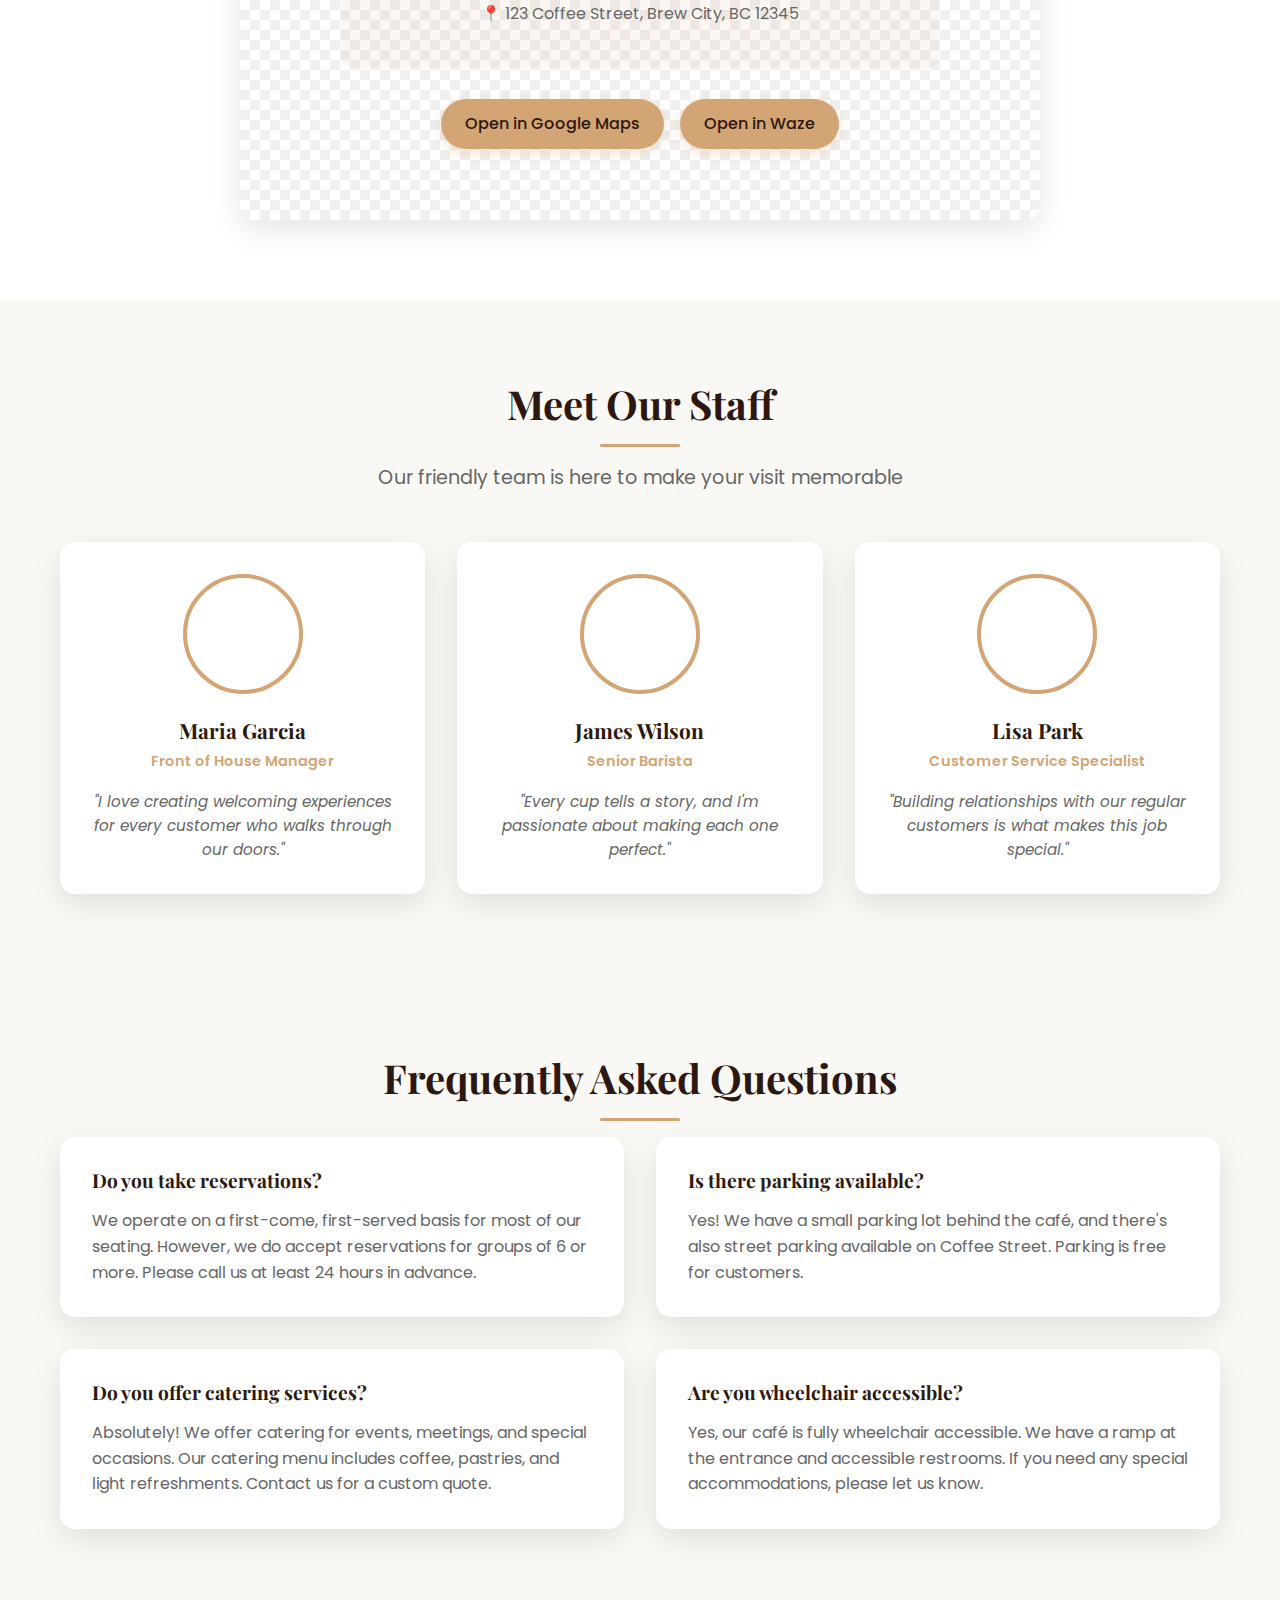
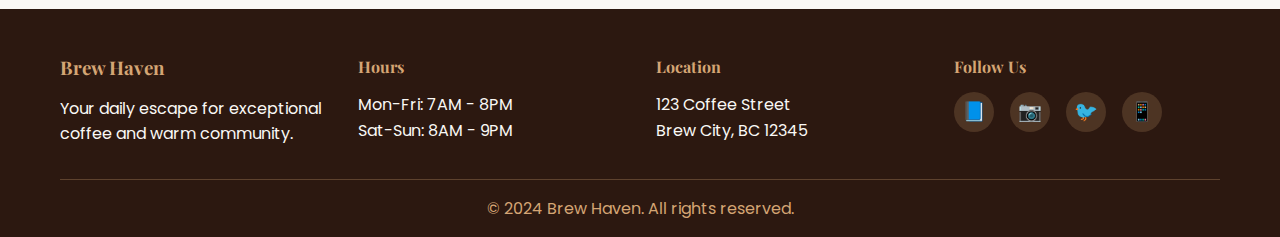
<file: contact.html>
<!DOCTYPE html>
<html lang="en">
<head>
    <meta charset="UTF-8">
    <meta name="viewport" content="width=device-width, initial-scale=1.0">
    <title>Contact Us - Brew Haven</title>
    <link rel="stylesheet" href="CSS/styles.css">
    <link href="https://fonts.googleapis.com/css2?family=Playfair+Display:wght@400;700&family=Poppins:wght@300;400;500;600&display=swap" rel="stylesheet">
</head>
<body>
    <!-- Navigation -->
    <nav class="navbar">
        <div class="nav-container">
            <div class="nav-logo">
                <h2>Brew Haven</h2>
            </div>
            <ul class="nav-menu">
                <li><a href="index.html" class="nav-link">Home</a></li>
                <li><a href="menu.html" class="nav-link">Menu</a></li>
                <li><a href="about.html" class="nav-link">About</a></li>
                <li><a href="contact.html" class="nav-link active">Contact</a></li>
            </ul>
            <div class="hamburger">
                <span></span>
                <span></span>
                <span></span>
            </div>
        </div>
    </nav>

    <!-- Contact Header -->
    <section class="menu-header">
        <div class="container">
            <h1 class="page-title fade-in">Contact Us</h1>
            <p class="page-subtitle fade-in">Get in touch with us for questions, feedback, or just to say hello</p>
        </div>
    </section>

    <!-- Contact Content -->
    <section class="contact-content">
        <div class="container">
            <div class="contact-grid">
                <!-- Contact Form Section -->
                <div class="contact-form-section">
                    <h2 class="section-title slide-in">Send Us a Message</h2>
                    <form class="contact-form">
                        <div class="form-group">
                            <label for="name">Name</label>
                            <input type="text" id="name" name="name" required>
                        </div>
                        <div class="form-group">
                            <label for="email">Email</label>
                            <input type="email" id="email" name="email" required>
                        </div>
                        <div class="form-group">
                            <label for="subject">Subject</label>
                            <input type="text" id="subject" name="subject" required>
                        </div>
                        <div class="form-group">
                            <label for="message">Message</label>
                            <textarea id="message" name="message" rows="5" required></textarea>
                        </div>
                        <button type="submit" class="submit-button">Send Message</button>
                    </form>
                </div>

                <!-- Contact Info Section -->
                <div class="contact-info-section">
                    <h2 class="section-title slide-in">Get in Touch</h2>
                    <div class="contact-info">
                        <div class="contact-item">
                            <div class="contact-icon">📍</div>
                            <div class="contact-details">
                                <h3>Visit Us</h3>
                                <p>123 Coffee Street<br>
                                Brew City, BC 12345</p>
                            </div>
                        </div>
                        <div class="contact-item">
                            <div class="contact-icon">📞</div>
                            <div class="contact-details">
                                <h3>Call Us</h3>
                                <p>(555) 123-4567</p>
                            </div>
                        </div>
                        <div class="contact-item">
                            <div class="contact-icon">✉️</div>
                            <div class="contact-details">
                                <h3>Email Us</h3>
                                <p>hello@brewhaven.com</p>
                            </div>
                        </div>
                        <div class="contact-item">
                            <div class="contact-icon">🕒</div>
                            <div class="contact-details">
                                <h3>Hours</h3>
                                <p>Monday - Friday: 7AM - 8PM<br>
                                Saturday - Sunday: 8AM - 9PM</p>
                            </div>
                        </div>
                    </div>

                    <!-- Social Media Section -->
                    <div class="social-section">
                        <h3>Follow Us</h3>
                        <div class="social-links-large">
                            <a href="#" class="social-link-large">
                                <div class="social-icon">📘</div>
                                <div class="social-name">Facebook</div>
                            </a>
                            <a href="#" class="social-link-large">
                                <div class="social-icon">📷</div>
                                <div class="social-name">Instagram</div>
                            </a>
                            <a href="#" class="social-link-large">
                                <div class="social-icon">🐦</div>
                                <div class="social-name">Twitter</div>
                            </a>
                            <a href="#" class="social-link-large">
                                <div class="social-icon">📱</div>
                                <div class="social-name">TikTok</div>
                            </a>
                        </div>
                    </div>
                </div>
            </div>
        </div>
    </section>

    <!-- Map Section -->
    <section class="map-section">
        <div class="container">
            <div class="map-container">
                <div class="map-placeholder">
                    <div class="map-content">
                        <h3>Find Us</h3>
                        <p>Located in the heart of Brew City, just a short walk from the downtown area.</p>
                        <div class="map-coordinates">
                            <p>📍 123 Coffee Street, Brew City, BC 12345</p>
                        </div>
                        <div class="map-actions">
                            <a href="https://maps.google.com" target="_blank" class="map-button">Open in Google Maps</a>
                            <a href="https://waze.com" target="_blank" class="map-button">Open in Waze</a>
                        </div>
                    </div>
                </div>
            </div>
        </div>
    </section>

    <!-- Staff Section -->
    <section class="staff-section">
        <div class="container">
            <h2 class="section-title slide-in">Meet Our Staff</h2>
            <p class="section-subtitle slide-in">Our friendly team is here to make your visit memorable</p>
            <div class="staff-grid">
                <div class="staff-card slide-in">
                    <div class="staff-image staff-1"></div>
                    <h3>Maria Garcia</h3>
                    <p>Front of House Manager</p>
                    <div class="staff-quote">"I love creating welcoming experiences for every customer who walks through our doors."</div>
                </div>
                <div class="staff-card slide-in">
                    <div class="staff-image staff-2"></div>
                    <h3>James Wilson</h3>
                    <p>Senior Barista</p>
                    <div class="staff-quote">"Every cup tells a story, and I'm passionate about making each one perfect."</div>
                </div>
                <div class="staff-card slide-in">
                    <div class="staff-image staff-3"></div>
                    <h3>Lisa Park</h3>
                    <p>Customer Service Specialist</p>
                    <div class="staff-quote">"Building relationships with our regular customers is what makes this job special."</div>
                </div>
            </div>
        </div>
    </section>

    <!-- FAQ Section -->
    <section class="faq-section">
        <div class="container">
            <h2 class="section-title slide-in">Frequently Asked Questions</h2>
            <div class="faq-grid">
                <div class="faq-item slide-in">
                    <h3>Do you take reservations?</h3>
                    <p>We operate on a first-come, first-served basis for most of our seating. However, we do accept reservations for groups of 6 or more. Please call us at least 24 hours in advance.</p>
                </div>
                <div class="faq-item slide-in">
                    <h3>Is there parking available?</h3>
                    <p>Yes! We have a small parking lot behind the café, and there's also street parking available on Coffee Street. Parking is free for customers.</p>
                </div>
                <div class="faq-item slide-in">
                    <h3>Do you offer catering services?</h3>
                    <p>Absolutely! We offer catering for events, meetings, and special occasions. Our catering menu includes coffee, pastries, and light refreshments. Contact us for a custom quote.</p>
                </div>
                <div class="faq-item slide-in">
                    <h3>Are you wheelchair accessible?</h3>
                    <p>Yes, our café is fully wheelchair accessible. We have a ramp at the entrance and accessible restrooms. If you need any special accommodations, please let us know.</p>
                </div>
            </div>
        </div>
    </section>

    <!-- Footer -->
    <footer class="footer">
        <div class="container">
            <div class="footer-content">
                <div class="footer-section">
                    <h3>Brew Haven</h3>
                    <p>Your daily escape for exceptional coffee and warm community.</p>
                </div>
                <div class="footer-section">
                    <h4>Hours</h4>
                    <p>Mon-Fri: 7AM - 8PM<br>
                    Sat-Sun: 8AM - 9PM</p>
                </div>
                <div class="footer-section">
                    <h4>Location</h4>
                    <p>123 Coffee Street<br>
                    Brew City, BC 12345</p>
                </div>
                <div class="footer-section">
                    <h4>Follow Us</h4>
                    <div class="social-links">
                        <a href="#" class="social-link">📘</a>
                        <a href="#" class="social-link">📷</a>
                        <a href="#" class="social-link">🐦</a>
                        <a href="#" class="social-link">📱</a>
                    </div>
                </div>
            </div>
            <div class="footer-bottom">
                <p>&copy; 2024 Brew Haven. All rights reserved.</p>
            </div>
        </div>
    </footer>

    <script src="JS/script.js"></script>
</body>
</html>
</file>
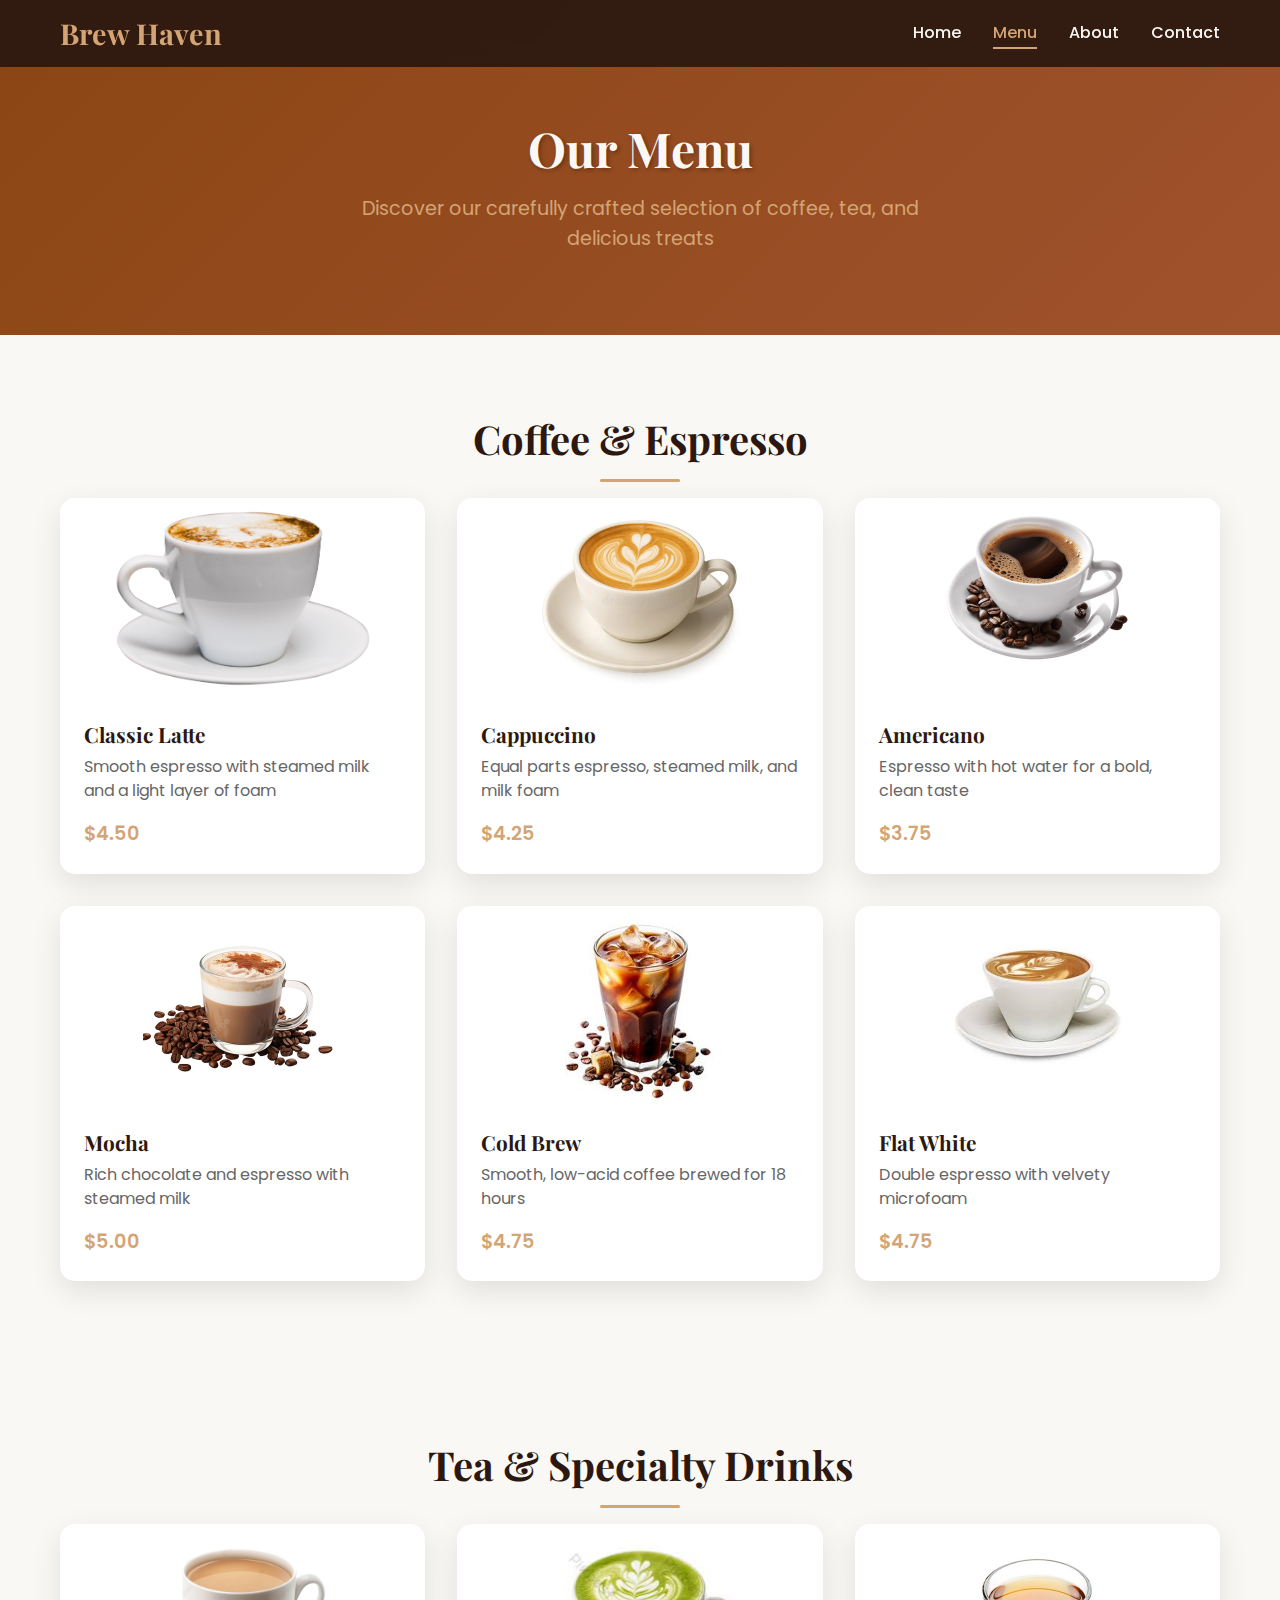
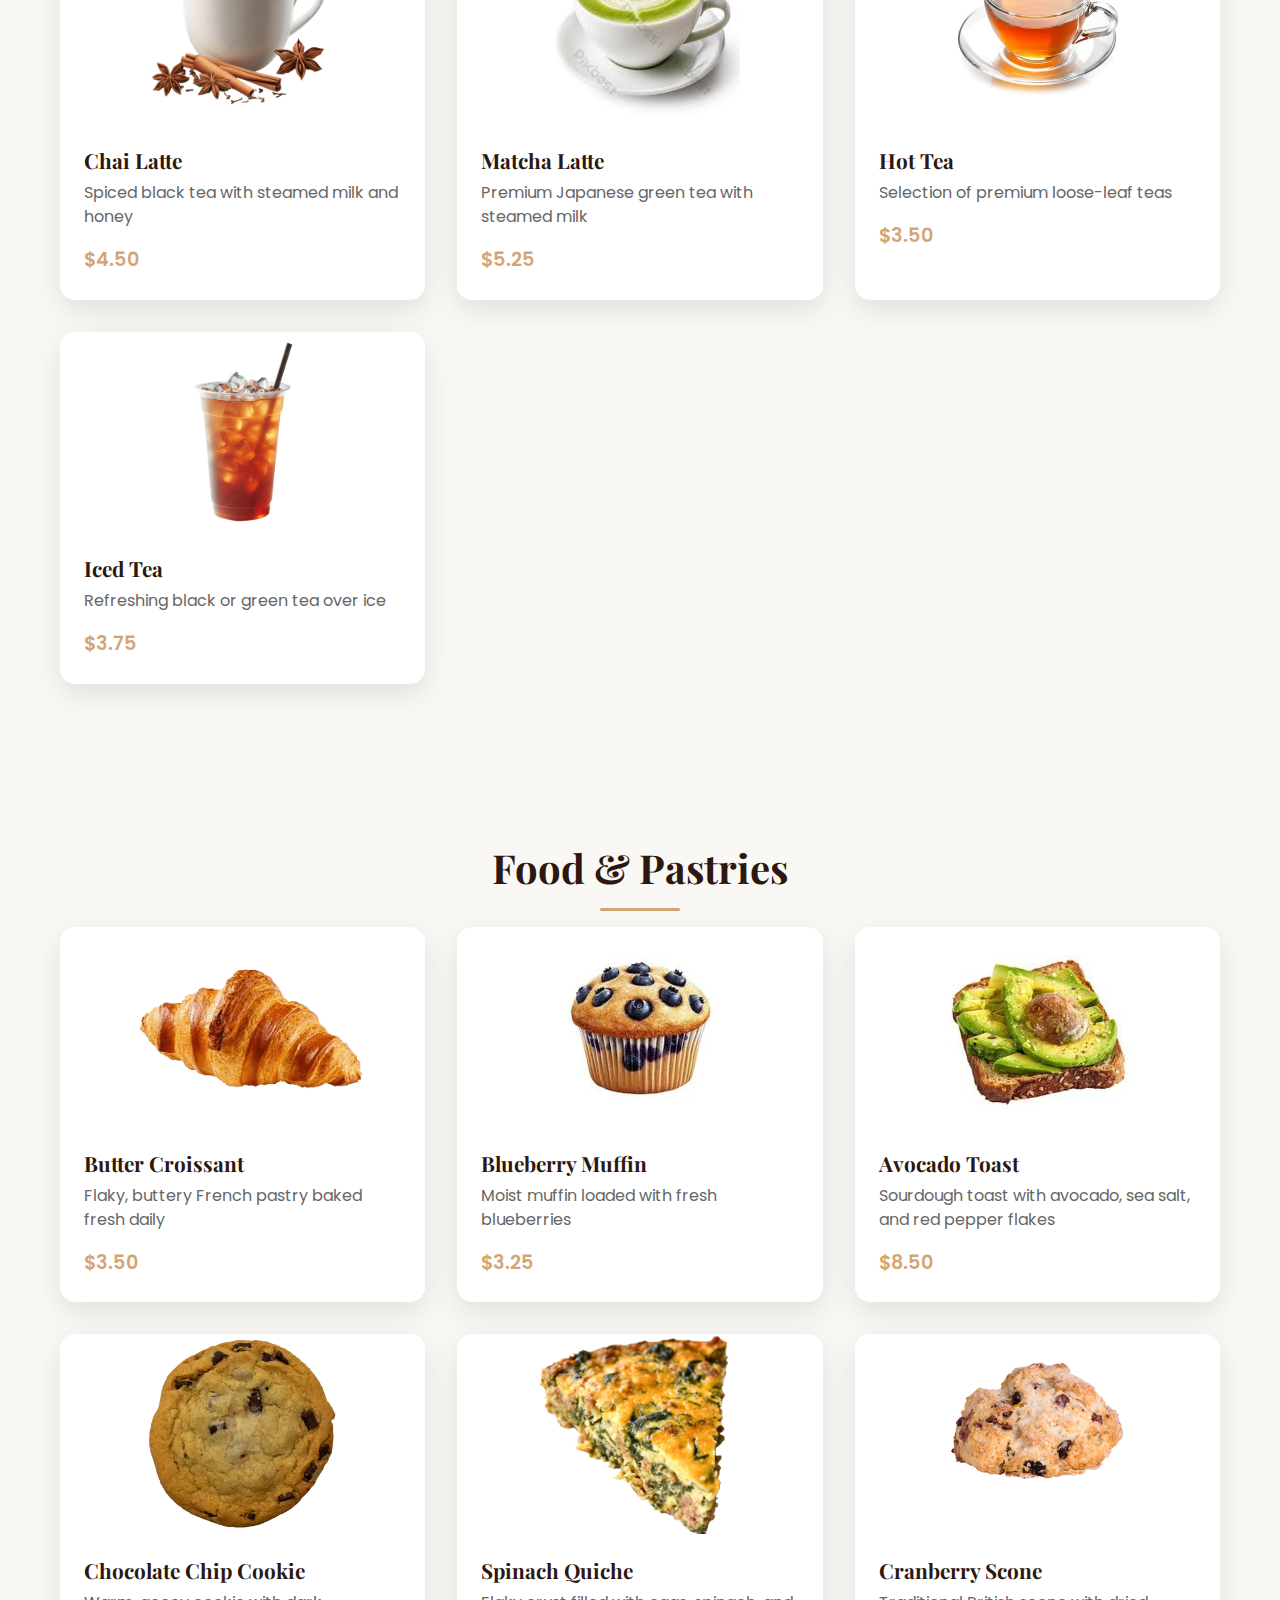
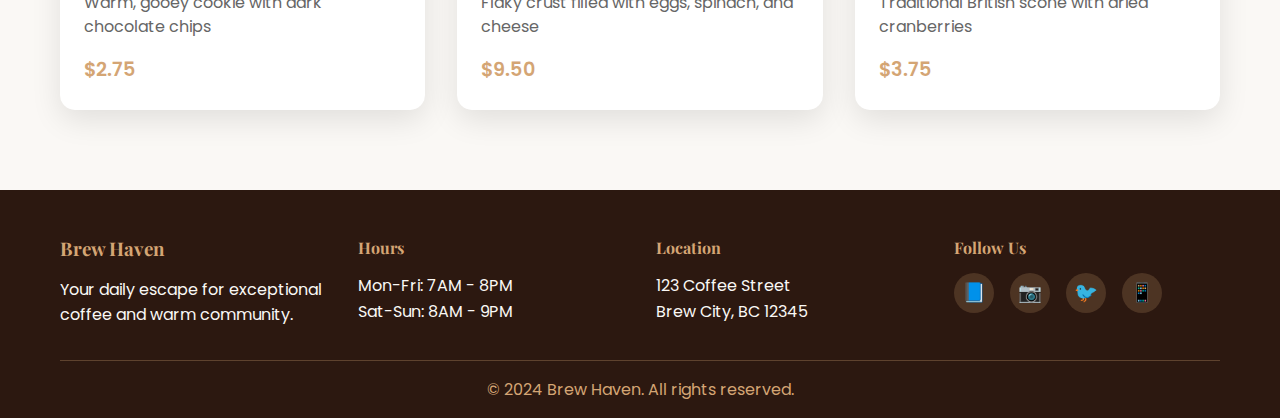
<file: menu.html>
<!DOCTYPE html>
<html lang="en">
<head>
    <meta charset="UTF-8">
    <meta name="viewport" content="width=device-width, initial-scale=1.0">
    <title>Menu - Brew Haven</title>
    <link rel="stylesheet" href="CSS/styles.css">
    <link href="https://fonts.googleapis.com/css2?family=Playfair+Display:wght@400;700&family=Poppins:wght@300;400;500;600&display=swap" rel="stylesheet">
</head>
<body>
    <!-- Navigation -->
    <nav class="navbar">
        <div class="nav-container">
            <div class="nav-logo">
                <h2>Brew Haven</h2>
            </div>
            <ul class="nav-menu">
                <li><a href="index.html" class="nav-link">Home</a></li>
                <li><a href="menu.html" class="nav-link active">Menu</a></li>
                <li><a href="about.html" class="nav-link">About</a></li>
                <li><a href="contact.html" class="nav-link">Contact</a></li>
            </ul>
            <div class="hamburger">
                <span></span>
                <span></span>
                <span></span>
            </div>
        </div>
    </nav>

    <!-- Menu Header -->
    <section class="menu-header">
        <div class="container">
            <h1 class="page-title fade-in">Our Menu</h1>
            <p class="page-subtitle fade-in">Discover our carefully crafted selection of coffee, tea, and delicious treats</p>
        </div>
    </section>

    <!-- Coffee Section -->
    <section class="menu-section">
        <div class="container">
            <h2 class="section-title slide-in">Coffee & Espresso</h2>
            <div class="menu-grid">
                <div class="menu-card slide-in">
                    <div class="menu-image classic-latte-bg"></div>
                    <div class="menu-content">
                        <h3>Classic Latte</h3>
                        <p>Smooth espresso with steamed milk and a light layer of foam</p>
                        <div class="menu-price">$4.50</div>
                    </div>
                </div>
                <div class="menu-card slide-in">
                    <div class="menu-image cappuccino-bg"></div>
                    <div class="menu-content">
                        <h3>Cappuccino</h3>
                        <p>Equal parts espresso, steamed milk, and milk foam</p>
                        <div class="menu-price">$4.25</div>
                    </div>
                </div>
                <div class="menu-card slide-in">
                    <div class="menu-image americano-bg"></div>
                    <div class="menu-content">
                        <h3>Americano</h3>
                        <p>Espresso with hot water for a bold, clean taste</p>
                        <div class="menu-price">$3.75</div>
                    </div>
                </div>
                <div class="menu-card slide-in">
                    <div class="menu-image mocha-bg"></div>
                    <div class="menu-content">
                        <h3>Mocha</h3>
                        <p>Rich chocolate and espresso with steamed milk</p>
                        <div class="menu-price">$5.00</div>
                    </div>
                </div>
                <div class="menu-card slide-in">
                    <div class="menu-image cold-brew-bg"></div>
                    <div class="menu-content">
                        <h3>Cold Brew</h3>
                        <p>Smooth, low-acid coffee brewed for 18 hours</p>
                        <div class="menu-price">$4.75</div>
                    </div>
                </div>
                <div class="menu-card slide-in">
                    <div class="menu-image flat-white-bg"></div>
                    <div class="menu-content">
                        <h3>Flat White</h3>
                        <p>Double espresso with velvety microfoam</p>
                        <div class="menu-price">$4.75</div>
                    </div>
                </div>
            </div>
        </div>
    </section>

    <!-- Tea Section -->
    <section class="menu-section">
        <div class="container">
            <h2 class="section-title slide-in">Tea & Specialty Drinks</h2>
            <div class="menu-grid">
                <div class="menu-card slide-in">
                    <div class="menu-image chai-bg"></div>
                    <div class="menu-content">
                        <h3>Chai Latte</h3>
                        <p>Spiced black tea with steamed milk and honey</p>
                        <div class="menu-price">$4.50</div>
                    </div>
                </div>
                <div class="menu-card slide-in">
                    <div class="menu-image matcha-bg"></div>
                    <div class="menu-content">
                        <h3>Matcha Latte</h3>
                        <p>Premium Japanese green tea with steamed milk</p>
                        <div class="menu-price">$5.25</div>
                    </div>
                </div>
                <div class="menu-card slide-in">
                    <div class="menu-image hot-tea-bg"></div>
                    <div class="menu-content">
                        <h3>Hot Tea</h3>
                        <p>Selection of premium loose-leaf teas</p>
                        <div class="menu-price">$3.50</div>
                    </div>
                </div>
                <div class="menu-card slide-in">
                    <div class="menu-image iced-tea-bg"></div>
                    <div class="menu-content">
                        <h3>Iced Tea</h3>
                        <p>Refreshing black or green tea over ice</p>
                        <div class="menu-price">$3.75</div>
                    </div>
                </div>
            </div>
        </div>
    </section>

    <!-- Food Section -->
    <section class="menu-section">
        <div class="container">
            <h2 class="section-title slide-in">Food & Pastries</h2>
            <div class="menu-grid">
                <div class="menu-card slide-in">
                    <div class="menu-image croissant-bg"></div>
                    <div class="menu-content">
                        <h3>Butter Croissant</h3>
                        <p>Flaky, buttery French pastry baked fresh daily</p>
                        <div class="menu-price">$3.50</div>
                    </div>
                </div>
                <div class="menu-card slide-in">
                    <div class="menu-image muffin-bg"></div>
                    <div class="menu-content">
                        <h3>Blueberry Muffin</h3>
                        <p>Moist muffin loaded with fresh blueberries</p>
                        <div class="menu-price">$3.25</div>
                    </div>
                </div>
                <div class="menu-card slide-in">
                    <div class="menu-image sandwich-bg"></div>
                    <div class="menu-content">
                        <h3>Avocado Toast</h3>
                        <p>Sourdough toast with avocado, sea salt, and red pepper flakes</p>
                        <div class="menu-price">$8.50</div>
                    </div>
                </div>
                <div class="menu-card slide-in">
                    <div class="menu-image cookie-bg"></div>
                    <div class="menu-content">
                        <h3>Chocolate Chip Cookie</h3>
                        <p>Warm, gooey cookie with dark chocolate chips</p>
                        <div class="menu-price">$2.75</div>
                    </div>
                </div>
                <div class="menu-card slide-in">
                    <div class="menu-image quiche-bg"></div>
                    <div class="menu-content">
                        <h3>Spinach Quiche</h3>
                        <p>Flaky crust filled with eggs, spinach, and cheese</p>
                        <div class="menu-price">$9.50</div>
                    </div>
                </div>
                <div class="menu-card slide-in">
                    <div class="menu-image scone-bg"></div>
                    <div class="menu-content">
                        <h3>Cranberry Scone</h3>
                        <p>Traditional British scone with dried cranberries</p>
                        <div class="menu-price">$3.75</div>
                    </div>
                </div>
            </div>
        </div>
    </section>

    <!-- Footer -->
    <footer class="footer">
        <div class="container">
            <div class="footer-content">
                <div class="footer-section">
                    <h3>Brew Haven</h3>
                    <p>Your daily escape for exceptional coffee and warm community.</p>
                </div>
                <div class="footer-section">
                    <h4>Hours</h4>
                    <p>Mon-Fri: 7AM - 8PM<br>
                    Sat-Sun: 8AM - 9PM</p>
                </div>
                <div class="footer-section">
                    <h4>Location</h4>
                    <p>123 Coffee Street<br>
                    Brew City, BC 12345</p>
                </div>
                <div class="footer-section">
                    <h4>Follow Us</h4>
                    <div class="social-links">
                        <a href="#" class="social-link">📘</a>
                        <a href="#" class="social-link">📷</a>
                        <a href="#" class="social-link">🐦</a>
                        <a href="#" class="social-link">📱</a>
                    </div>
                </div>
            </div>
            <div class="footer-bottom">
                <p>&copy; 2024 Brew Haven. All rights reserved.</p>
            </div>
        </div>
    </footer>
</body>
</html>
</file>
<file: CSS/styles.css>
/* Reset and Base Styles */
* {
    margin: 0;
    padding: 0;
    box-sizing: border-box;
}

body {
    font-family: 'Poppins', sans-serif;
    line-height: 1.6;
    color: #2c1810;
    background-color: #faf8f5;
}

.container {
    max-width: 1200px;
    margin: 0 auto;
    padding: 0 20px;
}

/* Typography */
h1, h2, h3, h4, h5, h6 {
    font-family: 'Playfair Display', serif;
    font-weight: 700;
    line-height: 1.2;
}

/* Navigation */
.navbar {
    background: rgba(44, 24, 16, 0.95);
    backdrop-filter: blur(10px);
    position: fixed;
    top: 0;
    width: 100%;
    z-index: 1000;
    padding: 1rem 0;
    transition: all 0.3s ease;
}

.nav-container {
    max-width: 1200px;
    margin: 0 auto;
    padding: 0 20px;
    display: flex;
    justify-content: space-between;
    align-items: center;
}

.nav-logo h2 {
    color: #d4a574;
    font-size: 1.8rem;
    font-weight: 700;
}

.nav-menu {
    display: flex;
    list-style: none;
    gap: 2rem;
}

.nav-link {
    color: #faf8f5;
    text-decoration: none;
    font-weight: 500;
    transition: all 0.3s ease;
    position: relative;
}

.nav-link:hover,
.nav-link.active {
    color: #d4a574;
}

.nav-link::after {
    content: '';
    position: absolute;
    bottom: -5px;
    left: 0;
    width: 0;
    height: 2px;
    background: #d4a574;
    transition: width 0.3s ease;
}

.nav-link:hover::after,
.nav-link.active::after {
    width: 100%;
}

.hamburger {
    display: none;
    flex-direction: column;
    cursor: pointer;
}

.hamburger span {
    width: 25px;
    height: 3px;
    background: #faf8f5;
    margin: 3px 0;
    transition: 0.3s;
}

/* Hero Section */
.hero {
    min-height: 100vh;
    display: flex;
    align-items: center;
    background: linear-gradient(135deg, rgba(139, 69, 19, 0.8) 0%, rgba(160, 82, 45, 0.8) 50%, rgba(205, 133, 63, 0.8) 100%), url('https://images.unsplash.com/photo-1554118811-1e0d58224f24?ixlib=rb-4.0.3&ixid=M3wxMjA3fDB8MHxwaG90by1wYWdlfHx8fGVufDB8fHx8fA%3D%3D&auto=format&fit=crop&w=687&q=80') center/cover;
    position: relative;
    overflow: hidden;
    padding-top: 80px;
}

.hero-content {
    flex: 1;
    max-width: 600px;
    color: #faf8f5;
    z-index: 2;
}

.hero-title {
    font-size: 3.5rem;
    margin-bottom: 1rem;
    text-shadow: 2px 2px 4px rgba(0, 0, 0, 0.3);
}

.hero-subtitle {
    font-size: 1.5rem;
    margin-bottom: 1.5rem;
    color: #d4a574;
    font-weight: 300;
}

.hero-description {
    font-size: 1.1rem;
    margin-bottom: 2rem;
    line-height: 1.8;
}

.hero-image {
    flex: 1;
    display: flex;
    justify-content: center;
    align-items: center;
}

.coffee-beans-bg {
    width: 400px;
    height: 400px;
    background: radial-gradient(circle, #3e2723 0%, #5d4037 50%, #8d6e63 100%);
    border-radius: 50%;
    position: relative;
    box-shadow: 0 20px 40px rgba(0, 0, 0, 0.3);
}

.coffee-beans-bg::before {
    content: '☕';
    position: absolute;
    top: 50%;
    left: 50%;
    transform: translate(-50%, -50%);
    font-size: 8rem;
    color: #d4a574;
}

/* CTA Button */
.cta-button {
    display: inline-block;
    background: #d4a574;
    color: #2c1810;
    padding: 15px 30px;
    text-decoration: none;
    border-radius: 50px;
    font-weight: 600;
    font-size: 1.1rem;
    transition: all 0.3s ease;
    box-shadow: 0 4px 15px rgba(212, 165, 116, 0.3);
}

.cta-button:hover {
    background: #c19a6b;
    transform: translateY(-2px);
    box-shadow: 0 6px 20px rgba(212, 165, 116, 0.4);
}

/* Page Headers */
.menu-header,
.about-header,
.contact-header {
    background: linear-gradient(135deg, #8b4513 0%, #a0522d 100%);
    padding: 120px 0 80px;
    text-align: center;
    color: #faf8f5;
}

.page-title {
    font-size: 3rem;
    margin-bottom: 1rem;
    text-shadow: 2px 2px 4px rgba(0, 0, 0, 0.3);
}

.page-subtitle {
    font-size: 1.2rem;
    color: #d4a574;
    max-width: 600px;
    margin: 0 auto;
}

/* Section Titles */
.section-title {
    font-size: 2.5rem;
    text-align: center;
    margin-bottom: 1rem;
    color: #2c1810;
}

.section-title::after {
    content: '';
    display: block;
    width: 80px;
    height: 3px;
    background: #d4a574;
    margin: 1rem auto;
    border-radius: 2px;
}

.section-subtitle {
    text-align: center;
    font-size: 1.2rem;
    color: #666;
    margin-bottom: 3rem;
    max-width: 600px;
    margin-left: auto;
    margin-right: auto;
}

/* Features Section */
.features {
    padding: 80px 0;
    background: #faf8f5;
}

.features-grid {
    display: grid;
    grid-template-columns: repeat(auto-fit, minmax(300px, 1fr));
    gap: 2rem;
}

.feature-card {
    background: white;
    padding: 2rem;
    border-radius: 15px;
    text-align: center;
    box-shadow: 0 10px 30px rgba(0, 0, 0, 0.1);
    transition: all 0.3s ease;
}

.feature-card:hover {
    transform: translateY(-5px);
    box-shadow: 0 15px 40px rgba(0, 0, 0, 0.15);
}

.feature-icon {
    font-size: 3rem;
    margin-bottom: 1rem;
}

.feature-card h3 {
    font-size: 1.5rem;
    margin-bottom: 1rem;
    color: #2c1810;
}

.feature-card p {
    color: #666;
    line-height: 1.6;
}

/* Testimonials Section */
.testimonials {
    padding: 80px 0;
    background: #f5f2ed;
}

.testimonials-grid {
    display: grid;
    grid-template-columns: repeat(auto-fit, minmax(300px, 1fr));
    gap: 2rem;
}

.testimonial-card {
    background: white;
    padding: 2rem;
    border-radius: 15px;
    box-shadow: 0 10px 30px rgba(0, 0, 0, 0.1);
    transition: all 0.3s ease;
    position: relative;
}

.testimonial-card:hover {
    transform: translateY(-5px);
    box-shadow: 0 15px 40px rgba(0, 0, 0, 0.15);
}

.testimonial-content {
    margin-bottom: 1.5rem;
}

.testimonial-content p {
    font-style: italic;
    color: #666;
    line-height: 1.8;
    font-size: 1.1rem;
}

.testimonial-author {
    display: flex;
    align-items: center;
    gap: 1rem;
}

.testimonial-author-image {
    width: 60px;
    height: 60px;
    border-radius: 50%;
    overflow: hidden;
    flex-shrink: 0;
}

.testimonial-author-1 {
    background: url('https://images.unsplash.com/photo-1494790108755-2616b612b786?ixlib=rb-4.0.3&ixid=M3wxMjA3fDB8MHxwaG90by1wYWdlfHx8fGVufDB8fHx8fA%3D%3D&auto=format&fit=crop&w=687&q=80') center/cover;
}

.testimonial-author-2 {
    background: url('https://images.unsplash.com/photo-1506794778202-cad84cf45f1d?ixlib=rb-4.0.3&ixid=M3wxMjA3fDB8MHxwaG90by1wYWdlfHx8fGVufDB8fHx8fA%3D%3D&auto=format&fit=crop&w=687&q=80') center/cover;
}

.testimonial-author-3 {
    background: url('https://images.unsplash.com/photo-1534528741775-53994a69daeb?ixlib=rb-4.0.3&ixid=M3wxMjA3fDB8MHxwaG90by1wYWdlfHx8fGVufDB8fHx8fA%3D%3D&auto=format&fit=crop&w=764&q=80') center/cover;
}

.testimonial-author h4 {
    color: #2c1810;
    font-size: 1.1rem;
    margin-bottom: 0.25rem;
}

.testimonial-author span {
    color: #d4a574;
    font-size: 0.9rem;
    font-weight: 500;
}

/* Menu Section */
.menu-section {
    padding: 80px 0;
    background: #faf8f5;
}

.menu-grid {
    display: grid;
    grid-template-columns: repeat(auto-fit, minmax(300px, 1fr));
    gap: 2rem;
}

.menu-card {
    background: white;
    border-radius: 15px;
    overflow: hidden;
    box-shadow: 0 10px 30px rgba(0, 0, 0, 0.1);
    transition: all 0.3s ease;
}

.menu-card:hover {
    transform: translateY(-5px);
    box-shadow: 0 15px 40px rgba(0, 0, 0, 0.15);
}

.menu-image {
    height: 200px;
    background: linear-gradient(45deg, #8b4513, #a0522d);
    position: relative;
    display: flex;
    align-items: center;
    justify-content: center;
    font-size: 4rem;
    color: #d4a574;
    border-radius: 15px 15px 0 0;
    overflow: hidden;
}

.classic-latte-bg {
    background-image: url('../assets/classic latte.png');
    background-size: contain;
    background-position: center;
    background-repeat: no-repeat;
    background-color: white;
    border-radius: 15px 15px 0 0;
}

.cappuccino-bg {
    background-image: url('../assets/cappuccino.png');
    background-size: contain;
    background-position: center;
    background-repeat: no-repeat;
    background-color: white;
    border-radius: 15px 15px 0 0;
}

.americano-bg {
    background-image: url('../assets/americano.png');
    background-size: contain;
    background-position: center;
    background-repeat: no-repeat;
    background-color: white;
    border-radius: 15px 15px 0 0;
}

.mocha-bg {
    background-image: url('../assets/mocha.png');
    background-size: contain;
    background-position: center;
    background-repeat: no-repeat;
    background-color: white;
    border-radius: 15px 15px 0 0;
}

/* Added missing menu item backgrounds */
.cold-brew-bg {
    background-image: url('../assets/cold brew.jpeg') !important;
    background-size: contain !important;
    background-position: center !important;
    background-repeat: no-repeat !important;
    background-color: transparent !important;
    border-radius: 15px 15px 0 0;
}

.flat-white-bg {
    background-image: url('../assets/flat white.jpeg');
    background-size: contain;
    background-position: center;
    background-repeat: no-repeat;
    background-color: white;
    border-radius: 15px 15px 0 0;
}

.hot-tea-bg {
    background-image: url('../assets/hot tea.jpg');
    background-size: contain;
    background-position: center;
    background-repeat: no-repeat;
    background-color: white;
    border-radius: 15px 15px 0 0;
}

.muffin-bg {
    background-image: url('../assets/blueberry muffin.jpeg');
    background-size: contain;
    background-position: center;
    background-repeat: no-repeat;
    background-color: white;
    border-radius: 15px 15px 0 0;
}

.sandwich-bg {
    background-image: url('../assets/avocado toast.jpeg');
    background-size: contain;
    background-position: center;
    background-repeat: no-repeat;
    background-color: white;
    border-radius: 15px 15px 0 0;
}

.cookie-bg {
    background-image: url('../assets/chocolate chip cookie.png');
    background-size: contain;
    background-position: center;
    background-repeat: no-repeat;
    background-color: white;
    border-radius: 15px 15px 0 0;
}

.scone-bg {
    background-image: url('../assets/cranberry scone.png');
    background-size: contain;
    background-position: center;
    background-repeat: no-repeat;
    background-color: white;
    border-radius: 15px 15px 0 0;
}

.chai-bg {
    background-image: url('../assets/chai latte.png') !important;
    background-size: contain !important;
    background-position: center !important;
    background-repeat: no-repeat !important;
    background-color: transparent !important;
    border-radius: 15px 15px 0 0;
}

.matcha-bg {
    background-image: url('../assets/matcha latte.jpeg');
    background-size: contain;
    background-position: center;
    background-repeat: no-repeat;
    background-color: transparent;
    border-radius: 15px 15px 0 0;
}

.iced-tea-bg {
    background-image: url('../assets/iced tea.png');
    background-size: contain;
    background-position: center;
    background-repeat: no-repeat;
    background-color: white;
    border-radius: 15px 15px 0 0;
}

.croissant-bg {
    background-image: url('../assets/butter croissant.png') !important;
    background-size: contain !important;
    background-position: center !important;
    background-repeat: no-repeat !important;
    background-color: transparent !important;
    border-radius: 15px 15px 0 0;
}

.quiche-bg {
    background-image: url('../assets/spinach quiche.png') !important;
    background-size: contain !important;
    background-position: center !important;
    background-repeat: no-repeat !important;
    background-color: transparent !important;
    border-radius: 15px 15px 0 0;
}

.menu-content {
    padding: 1.5rem;
}

.menu-content h3 {
    font-size: 1.3rem;
    margin-bottom: 0.5rem;
    color: #2c1810;
}

.menu-content p {
    color: #666;
    margin-bottom: 1rem;
    line-height: 1.5;
}

.menu-price {
    font-size: 1.2rem;
    font-weight: 600;
    color: #d4a574;
}

/* Story Section */
.story-section {
    padding: 80px 0;
    background: #f5f2ed;
}

.story-content {
    display: grid;
    grid-template-columns: 1fr 1fr;
    gap: 4rem;
    align-items: center;
}

.story-text h2 {
    font-size: 2.5rem;
    margin-bottom: 2rem;
    color: #2c1810;
}

.story-text p {
    margin-bottom: 1.5rem;
    line-height: 1.8;
    color: #666;
}

.story-image {
    display: flex;
    justify-content: center;
}

.cafe-interior-bg {
    width: 100%;
    height: 400px;
    background: url('https://images.unsplash.com/photo-1554118811-1e0d58224f24?ixlib=rb-4.0.3&ixid=M3wxMjA3fDB8MHxwaG90by1wYWdlfHx8fGVufDB8fHx8fA%3D%3D&auto=format&fit=crop&w=687&q=80') center/cover;
    border-radius: 15px;
    box-shadow: 0 15px 40px rgba(0, 0, 0, 0.1);
    transition: transform 0.3s ease;
}

.cafe-interior-bg:hover {
    transform: scale(1.02);
}

.cafe-interior-bg::before {
    content: '🏠';
}

/* Mission Section */
.mission-section {
    padding: 80px 0;
    background: #faf8f5;
}

.mission-content {
    display: grid;
    grid-template-columns: 1fr 1fr;
    gap: 4rem;
    align-items: center;
}

.mission-text h2 {
    font-size: 2.5rem;
    margin-bottom: 2rem;
    color: #2c1810;
}

.mission-text p {
    margin-bottom: 2rem;
    line-height: 1.8;
    color: #666;
}

.mission-points {
    display: grid;
    gap: 1.5rem;
}

.mission-point h3 {
    color: #d4a574;
    margin-bottom: 0.5rem;
}

.mission-point p {
    color: #666;
    margin-bottom: 0;
}

.coffee-roasting-bg {
    width: 100%;
    height: 400px;
    background: url('https://images.unsplash.com/photo-1442512595331-e89e73853f31?ixlib=rb-4.0.3&ixid=M3wxMjA3fDB8MHxwaG90by1wYWdlfHx8fGVufDB8fHx8fA%3D%3D&auto=format&fit=crop&w=1170&q=80') center/cover;
    border-radius: 15px;
    box-shadow: 0 15px 40px rgba(0, 0, 0, 0.1);
    transition: transform 0.3s ease;
}

.coffee-roasting-bg:hover {
    transform: scale(1.02);
}

.coffee-roasting-bg::before {
    content: '🔥';
}

/* Team Section */
.team-section {
    padding: 80px 0;
    background: #faf8f5;
}

.team-grid {
    display: grid;
    grid-template-columns: repeat(auto-fit, minmax(280px, 1fr));
    gap: 2rem;
    margin-top: 3rem;
}

.team-card {
    background: white;
    border-radius: 15px;
    overflow: hidden;
    box-shadow: 0 10px 30px rgba(0, 0, 0, 0.1);
    transition: all 0.3s ease;
}

.team-card:hover {
    transform: translateY(-5px);
    box-shadow: 0 15px 40px rgba(0, 0, 0, 0.15);
}

.team-image {
    height: 250px;
    overflow: hidden;
    position: relative;
}

.team-1-bg {
    width: 100%;
    height: 100%;
    background: url('https://images.unsplash.com/photo-1517841905240-472988babdf9?ixlib=rb-4.0.3&ixid=M3wxMjA3fDB8MHxwaG90by1wYWdlfHx8fGVufDB8fHx8fA%3D%3D&auto=format&fit=crop&w=687&q=80') center/cover;
    transition: transform 0.3s ease;
}

.team-2-bg {
    width: 100%;
    height: 100%;
    background: url('https://images.unsplash.com/photo-1507003211169-0a1dd7228f2d?ixlib=rb-4.0.3&ixid=M3wxMjA3fDB8MHxwaG90by1wYWdlfHx8fGVufDB8fHx8fA%3D%3D&auto=format&fit=crop&w=687&q=80') center/cover;
    transition: transform 0.3s ease;
}

.team-3-bg {
    width: 100%;
    height: 100%;
    background: url('https://images.unsplash.com/photo-1524504388940-b1c1722653e1?ixlib=rb-4.0.3&ixid=M3wxMjA3fDB8MHxwaG90by1wYWdlfHx8fGVufDB8fHx8fA%3D%3D&auto=format&fit=crop&w=687&q=80') center/cover;
    transition: transform 0.3s ease;
}

.team-4-bg {
    width: 100%;
    height: 100%;
    background: url('https://images.unsplash.com/photo-1438761681033-6461ffad8d80?ixlib=rb-4.0.3&ixid=M3wxMjA3fDB8MHxwaG90by1wYWdlfHx8fGVufDB8fHx8fA%3D%3D&auto=format&fit=crop&w=687&q=80') center/cover;
    transition: transform 0.3s ease;
}

.team-card:hover .team-1-bg,
.team-card:hover .team-2-bg,
.team-card:hover .team-3-bg,
.team-card:hover .team-4-bg {
    transform: scale(1.05);
}

.team-info {
    padding: 1.5rem;
    text-align: center;
}

.team-info h3 {
    font-size: 1.3rem;
    margin-bottom: 0.5rem;
    color: #2c1810;
}

.team-info span {
    color: #d4a574;
    font-weight: 600;
    font-size: 0.9rem;
    text-transform: uppercase;
    letter-spacing: 1px;
    margin-bottom: 1rem;
    display: block;
}

.team-info p {
    color: #666;
    font-size: 0.95rem;
    line-height: 1.6;
}

/* Values Section */
.values-section {
    padding: 80px 0;
    background: #faf8f5;
}

.values-grid {
    display: grid;
    grid-template-columns: repeat(auto-fit, minmax(250px, 1fr));
    gap: 2rem;
}

.value-card {
    background: white;
    padding: 2rem;
    border-radius: 15px;
    text-align: center;
    box-shadow: 0 10px 30px rgba(0, 0, 0, 0.1);
    transition: all 0.3s ease;
}

.value-card:hover {
    transform: translateY(-5px);
    box-shadow: 0 15px 40px rgba(0, 0, 0, 0.15);
}

.value-icon {
    font-size: 3rem;
    margin-bottom: 1rem;
}

.value-card h3 {
    color: #2c1810;
    margin-bottom: 1rem;
}

.value-card p {
    color: #666;
    line-height: 1.6;
}

/* Contact Content */
.contact-content {
    padding: 80px 0;
    background: #faf8f5;
}

.contact-grid {
    display: grid;
    grid-template-columns: 1fr 1fr;
    gap: 4rem;
}

.contact-form-section h2,
.contact-info-section h2 {
    font-size: 2rem;
    margin-bottom: 2rem;
    color: #2c1810;
}

/* Contact Form */
.contact-form {
    display: grid;
    gap: 1.5rem;
}

.form-group {
    display: grid;
    gap: 0.5rem;
}

.form-group label {
    font-weight: 500;
    color: #2c1810;
}

.form-group input,
.form-group select,
.form-group textarea {
    padding: 12px 15px;
    border: 2px solid #e0d5c8;
    border-radius: 8px;
    font-size: 1rem;
    transition: all 0.3s ease;
    background: white;
}

.form-group input:focus,
.form-group select:focus,
.form-group textarea:focus {
    outline: none;
    border-color: #d4a574;
    box-shadow: 0 0 0 3px rgba(212, 165, 116, 0.1);
}

.submit-button {
    background: #d4a574;
    color: #2c1810;
    padding: 15px 30px;
    border: none;
    border-radius: 50px;
    font-weight: 600;
    font-size: 1.1rem;
    cursor: pointer;
    transition: all 0.3s ease;
    box-shadow: 0 4px 15px rgba(212, 165, 116, 0.3);
}

.submit-button:hover {
    background: #c19a6b;
    transform: translateY(-2px);
    box-shadow: 0 6px 20px rgba(212, 165, 116, 0.4);
}

/* Contact Info */
.contact-info {
    display: grid;
    gap: 2rem;
    margin-bottom: 3rem;
}

.contact-item {
    display: flex;
    align-items: flex-start;
    gap: 1rem;
}

.contact-icon {
    font-size: 2rem;
    color: #d4a574;
}

.contact-details h3 {
    color: #2c1810;
    margin-bottom: 0.5rem;
}

.contact-details p {
    color: #666;
    line-height: 1.6;
}

/* Social Links */
.social-section h3 {
    color: #2c1810;
    margin-bottom: 1.5rem;
}

.social-links-large {
    display: grid;
    grid-template-columns: repeat(2, 1fr);
    gap: 1rem;
}

.social-link-large {
    display: flex;
    align-items: center;
    gap: 1rem;
    padding: 1rem;
    background: white;
    border-radius: 10px;
    text-decoration: none;
    color: #2c1810;
    transition: all 0.3s ease;
    box-shadow: 0 5px 15px rgba(0, 0, 0, 0.1);
}

.social-link-large:hover {
    transform: translateY(-2px);
    box-shadow: 0 8px 25px rgba(0, 0, 0, 0.15);
}

.social-icon {
    font-size: 1.5rem;
}

.social-name {
    font-weight: 500;
}

/* Map Section */
.map-section {
    padding: 80px 0;
    background: white;
}

.map-container {
    max-width: 800px;
    margin: 0 auto;
}

.map-placeholder {
    height: 400px;
    background: linear-gradient(45deg, #f0f0f0 25%, transparent 25%), linear-gradient(-45deg, #f0f0f0 25%, transparent 25%), linear-gradient(45deg, transparent 75%, #f0f0f0 75%), linear-gradient(-45deg, transparent 75%, #f0f0f0 75%);
    background-size: 20px 20px;
    background-position: 0 0, 0 10px, 10px -10px, -10px 0px;
    border-radius: 15px;
    position: relative;
    display: flex;
    align-items: center;
    justify-content: center;
    box-shadow: 0 10px 30px rgba(0, 0, 0, 0.1);
}

.map-content {
    text-align: center;
    color: #2c1810;
    padding: 2rem;
}

.map-content h3 {
    font-size: 1.5rem;
    margin-bottom: 1rem;
}

.map-content p {
    margin-bottom: 1.5rem;
    color: #666;
}

.map-coordinates {
    background: rgba(212, 165, 116, 0.1);
    padding: 1rem;
    border-radius: 10px;
    margin-bottom: 2rem;
}

.map-actions {
    display: flex;
    gap: 1rem;
    justify-content: center;
}

.map-button {
    background: #d4a574;
    color: #2c1810;
    padding: 12px 24px;
    text-decoration: none;
    border-radius: 25px;
    font-weight: 500;
    transition: all 0.3s ease;
    box-shadow: 0 4px 15px rgba(212, 165, 116, 0.3);
}

.map-button:hover {
    background: #c19a6b;
    transform: translateY(-2px);
    box-shadow: 0 6px 20px rgba(212, 165, 116, 0.4);
}

/* FAQ Section */
.faq-section {
    padding: 80px 0;
    background: #faf8f5;
}

.faq-grid {
    display: grid;
    grid-template-columns: repeat(auto-fit, minmax(400px, 1fr));
    gap: 2rem;
}

.faq-item {
    background: white;
    padding: 2rem;
    border-radius: 15px;
    box-shadow: 0 10px 30px rgba(0, 0, 0, 0.1);
    transition: all 0.3s ease;
}

.faq-item:hover {
    transform: translateY(-5px);
    box-shadow: 0 15px 40px rgba(0, 0, 0, 0.15);
}

.faq-item h3 {
    color: #2c1810;
    margin-bottom: 1rem;
    font-size: 1.2rem;
}

.faq-item p {
    color: #666;
    line-height: 1.6;
}

/* Footer */
.footer {
    background: #2c1810;
    color: #faf8f5;
    padding: 3rem 0 1rem;
}

.footer-content {
    display: grid;
    grid-template-columns: repeat(auto-fit, minmax(250px, 1fr));
    gap: 2rem;
    margin-bottom: 2rem;
}

.footer-section h3,
.footer-section h4 {
    color: #d4a574;
    margin-bottom: 1rem;
}

.footer-section p {
    line-height: 1.6;
}

.social-links {
    display: flex;
    gap: 1rem;
}

.social-link {
    display: inline-block;
    width: 40px;
    height: 40px;
    background: rgba(212, 165, 116, 0.2);
    border-radius: 50%;
    text-align: center;
    line-height: 40px;
    text-decoration: none;
    color: #d4a574;
    transition: all 0.3s ease;
    font-size: 1.2rem;
}

.social-link:hover {
    background: #d4a574;
    color: #2c1810;
    transform: translateY(-2px);
}

.footer-bottom {
    border-top: 1px solid rgba(212, 165, 116, 0.3);
    padding-top: 1rem;
    text-align: center;
    color: #d4a574;
}

/* Animations */
@keyframes fadeIn {
    from {
        opacity: 0;
        transform: translateY(30px);
    }
    to {
        opacity: 1;
        transform: translateY(0);
    }
}

@keyframes slideIn {
    from {
        opacity: 0;
        transform: translateX(-50px);
    }
    to {
        opacity: 1;
        transform: translateX(0);
    }
}

.fade-in {
    animation: fadeIn 1s ease-out;
}

.slide-in {
    animation: slideIn 1s ease-out;
}

/* Responsive Design */
@media (max-width: 768px) {
    .hamburger {
        display: flex;
    }

    .nav-menu {
        position: fixed;
        left: -100%;
        top: 70px;
        flex-direction: column;
        background-color: rgba(44, 24, 16, 0.95);
        width: 100%;
        text-align: center;
        transition: 0.3s;
        padding: 2rem 0;
        backdrop-filter: blur(10px);
    }

    .nav-menu.active {
        left: 0;
    }

    .hero {
        flex-direction: column;
        text-align: center;
        padding: 120px 20px 60px;
    }

    .hero-title {
        font-size: 2.5rem;
    }

    .hero-subtitle {
        font-size: 1.2rem;
    }

    .coffee-beans-bg {
        width: 300px;
        height: 300px;
        margin-top: 2rem;
    }

    .coffee-beans-bg::before {
        font-size: 6rem;
    }

    .page-title {
        font-size: 2.5rem;
    }

    .section-title {
        font-size: 2rem;
    }

    .story-content,
    .mission-content,
    .barista-content {
        grid-template-columns: 1fr;
        gap: 2rem;
    }

    .cafe-interior-bg,
    .coffee-roasting-bg {
        height: 300px;
    }

    .features-grid,
    .testimonials-grid,
    .customers-grid,
    .staff-grid {
        grid-template-columns: 1fr;
        gap: 1.5rem;
    }

    .map-placeholder {
        height: 300px;
    }

    .map-actions {
        flex-direction: column;
        gap: 1rem;
    }

    .footer-content {
        grid-template-columns: 1fr;
        gap: 2rem;
        text-align: center;
    }

    .social-links {
        justify-content: center;
    }
}

@media (max-width: 480px) {
    .hero-title {
        font-size: 2rem;
    }

    .hero-subtitle {
        font-size: 1rem;
    }

    .page-title {
        font-size: 2rem;
    }

    .section-title {
        font-size: 1.8rem;
    }

    .container {
        padding: 0 1rem;
    }

    .feature-card,
    .testimonial-card,
    .contact-form-section,
    .feedback-form {
        padding: 1.5rem;
    }

    .form-row {
        grid-template-columns: 1fr;
        gap: 1rem;
    }
}

/* Smooth scrolling */
html {
    scroll-behavior: smooth;
}

/* Focus styles for accessibility */
button:focus,
input:focus,
textarea:focus,
select:focus {
    outline: none;
}

/* Loading animation for images */
.menu-image,
.menu-image::before {
    position: relative;
    overflow: hidden;
}

.menu-image::after,
.menu-image::before {
    content: '';
    position: absolute;
    top: 0;
    left: -100%;
    width: 100%;
    height: 100%;
    background: linear-gradient(90deg, transparent, rgba(255, 255, 255, 0.4), transparent);
    transition: left 0.5s;
}

.menu-card:hover .menu-image::after {
    left: 100%;
}

@keyframes shimmer {
    0% {
        left: -100%;
    }
    100% {
        left: 100%;
    }
}

/* Customers Section */
.customers-section {
    padding: 80px 0;
    background: linear-gradient(135deg, #8b4513 0%, #a0522d 100%);
    color: #faf8f5;
}

.customers-grid {
    display: grid;
    grid-template-columns: repeat(auto-fit, minmax(300px, 1fr));
    gap: 2rem;
    margin-top: 3rem;
}

.customer-card {
    background: rgba(255, 255, 255, 0.1);
    backdrop-filter: blur(10px);
    border-radius: 15px;
    padding: 2rem;
    text-align: center;
    transition: all 0.3s ease;
}

.customer-card:hover {
    transform: translateY(-5px);
    background: rgba(255, 255, 255, 0.15);
}

.customer-image {
    width: 120px;
    height: 120px;
    border-radius: 50%;
    margin: 0 auto 1.5rem;
    overflow: hidden;
    border: 4px solid #d4a574;
}

.customer-1 {
    background: url('https://images.unsplash.com/photo-1508214751196-bcfd4ca60f91?ixlib=rb-4.0.3&ixid=M3wxMjA3fDB8MHxwaG90by1wYWdlfHx8fGVufDB8fHx8fA%3D%3D&auto=format&fit=crop&w=687&q=80') center/cover;
}

.customer-2 {
    background: url('https://images.unsplash.com/photo-1500648767791-00dcc994a43e?ixlib=rb-4.0.3&ixid=M3wxMjA3fDB8MHxwaG90by1wYWdlfHx8fGVufDB8fHx8fA%3D%3D&auto=format&fit=crop&w=687&q=80') center/cover;
}

.customer-3 {
    background: url('https://images.unsplash.com/photo-1534528741775-53994a69daeb?ixlib=rb-4.0.3&ixid=M3wxMjA3fDB8MHxwaG90by1wYWdlfHx8fGVufDB8fHx8fA%3D%3D&auto=format&fit=crop&w=764&q=80') center/cover;
}

.customer-4 {
    background: url('https://images.unsplash.com/photo-1506794778202-cad84cf45f1d?ixlib=rb-4.0.3&ixid=M3wxMjA3fDB8MHxwaG90by1wYWdlfHx8fGVufDB8fHx8fA%3D%3D&auto=format&fit=crop&w=687&q=80') center/cover;
}

.customer-card h3 {
    font-size: 1.3rem;
    margin-bottom: 0.5rem;
    color: #faf8f5;
}

.customer-card p {
    color: #d4a574;
    font-size: 0.9rem;
    margin-bottom: 1rem;
}

.customer-card .customer-quote {
    font-style: italic;
    color: #faf8f5;
    line-height: 1.6;
}

/* Barista Section */
.barista-section {
    padding: 80px 0;
    background: #faf8f5;
}

.barista-content {
    display: grid;
    grid-template-columns: 1fr 1fr;
    gap: 4rem;
    align-items: center;
}

.barista-text h2 {
    font-size: 2.5rem;
    margin-bottom: 1.5rem;
    color: #2c1810;
}

.barista-text p {
    font-size: 1.1rem;
    line-height: 1.8;
    color: #666;
    margin-bottom: 2rem;
}

.barista-image {
    position: relative;
    height: 500px;
    border-radius: 15px;
    overflow: hidden;
    box-shadow: 0 20px 40px rgba(0, 0, 0, 0.1);
}

.barista-bg {
    width: 100%;
    height: 100%;
    background: url('https://images.unsplash.com/photo-1556910103-1c02745aae4d?ixlib=rb-4.0.3&ixid=M3wxMjA3fDB8MHxwaG90by1wYWdlfHx8fGVufDB8fHx8fA%3D%3D&auto=format&fit=crop&w=1170&q=80') center/cover;
    transition: transform 0.3s ease;
}

.barista-image:hover .barista-bg {
    transform: scale(1.05);
}

/* Staff Section */
.staff-section {
    padding: 80px 0;
    background: #faf8f5;
}

.staff-grid {
    display: grid;
    grid-template-columns: repeat(auto-fit, minmax(300px, 1fr));
    gap: 2rem;
    margin-top: 3rem;
}

.staff-card {
    background: white;
    border-radius: 15px;
    padding: 2rem;
    text-align: center;
    box-shadow: 0 10px 30px rgba(0, 0, 0, 0.1);
    transition: all 0.3s ease;
}

.staff-card:hover {
    transform: translateY(-5px);
    box-shadow: 0 15px 40px rgba(0, 0, 0, 0.15);
}

.staff-image {
    width: 120px;
    height: 120px;
    border-radius: 50%;
    margin: 0 auto 1.5rem;
    overflow: hidden;
    border: 4px solid #d4a574;
}

.staff-1 {
    background: url('https://images.unsplash.com/photo-1582750433449-648ed127bb54?ixlib=rb-4.0.3&ixid=M3wxMjA3fDB8MHxwaG90by1wYWdlfHx8fGVufDB8fHx8fA%3D%3D&auto=format&fit=crop&w=687&q=80') center/cover;
}

.staff-2 {
    background: url('https://images.unsplash.com/photo-1507003211169-0a1dd7228f2d?ixlib=rb-4.0.3&ixid=M3wxMjA3fDB8MHxwaG90by1wYWdlfHx8fGVufDB8fHx8fA%3D%3D&auto=format&fit=crop&w=687&q=80') center/cover;
}

.staff-3 {
    background: url('https://images.unsplash.com/photo-1494790108755-2616b612b786?ixlib=rb-4.0.3&ixid=M3wxMjA3fDB8MHxwaG90by1wYWdlfHx8fGVufDB8fHx8fA%3D%3D&auto=format&fit=crop&w=687&q=80') center/cover;
}

.staff-card h3 {
    font-size: 1.3rem;
    margin-bottom: 0.5rem;
    color: #2c1810;
}

.staff-card p {
    color: #d4a574;
    font-size: 0.9rem;
    margin-bottom: 1rem;
    font-weight: 600;
}

.staff-card .staff-quote {
    font-style: italic;
    color: #666;
    line-height: 1.6;
    font-size: 0.95rem;
}

/* Feedback Section */
.feedback-section {
    padding: 80px 0;
    background: #faf8f5;
}

.feedback-content {
    max-width: 800px;
    margin: 0 auto;
    text-align: center;
}

.feedback-content h2 {
    font-size: 2.5rem;
    margin-bottom: 1rem;
    color: #2c1810;
}

.feedback-content .section-subtitle {
    font-size: 1.1rem;
    margin-bottom: 3rem;
    color: #666;
}

.feedback-form {
    background: white;
    padding: 3rem;
    border-radius: 15px;
    box-shadow: 0 10px 30px rgba(0, 0, 0, 0.1);
    text-align: left;
}

.form-row {
    display: grid;
    grid-template-columns: 1fr 1fr;
    gap: 1.5rem;
    margin-bottom: 1.5rem;
}

.form-group {
    margin-bottom: 1.5rem;
}

.form-group label {
    display: block;
    margin-bottom: 0.5rem;
    font-weight: 500;
    color: #2c1810;
}

.form-group input,
.form-group textarea {
    width: 100%;
    padding: 1rem;
    border: 2px solid #e8e8e8;
    border-radius: 8px;
    font-size: 1rem;
    font-family: inherit;
    transition: border-color 0.3s ease;
}

.form-group input:focus,
.form-group textarea:focus {
    outline: none;
    border-color: #d4a574;
}

.form-group textarea {
    resize: vertical;
    min-height: 120px;
}

.submit-button {
    background: #d4a574;
    color: white;
    border: none;
    padding: 1rem 2rem;
    font-size: 1.1rem;
    font-weight: 600;
    border-radius: 8px;
    cursor: pointer;
    transition: all 0.3s ease;
    width: 100%;
}

.submit-button:hover {
    background: #c19a6b;
    transform: translateY(-2px);
    box-shadow: 0 5px 15px rgba(212, 165, 116, 0.3);
}
</file>
